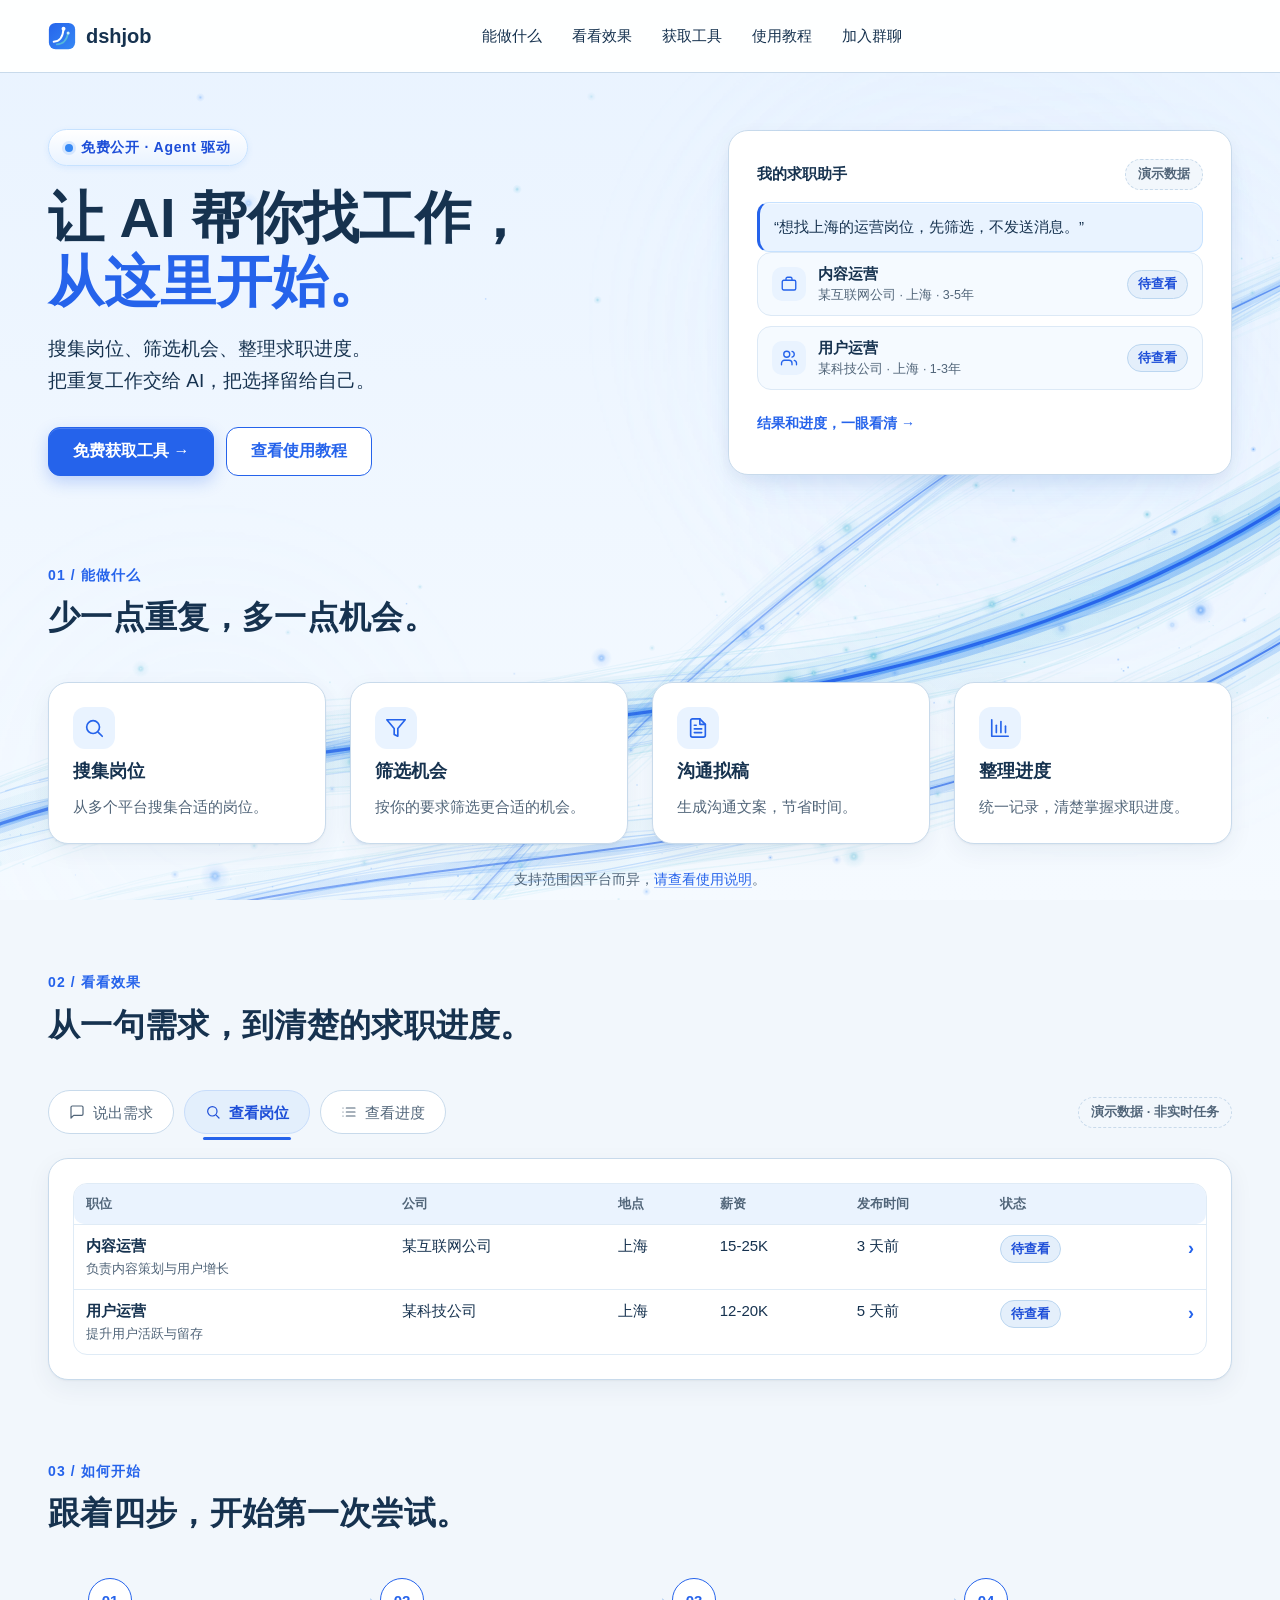
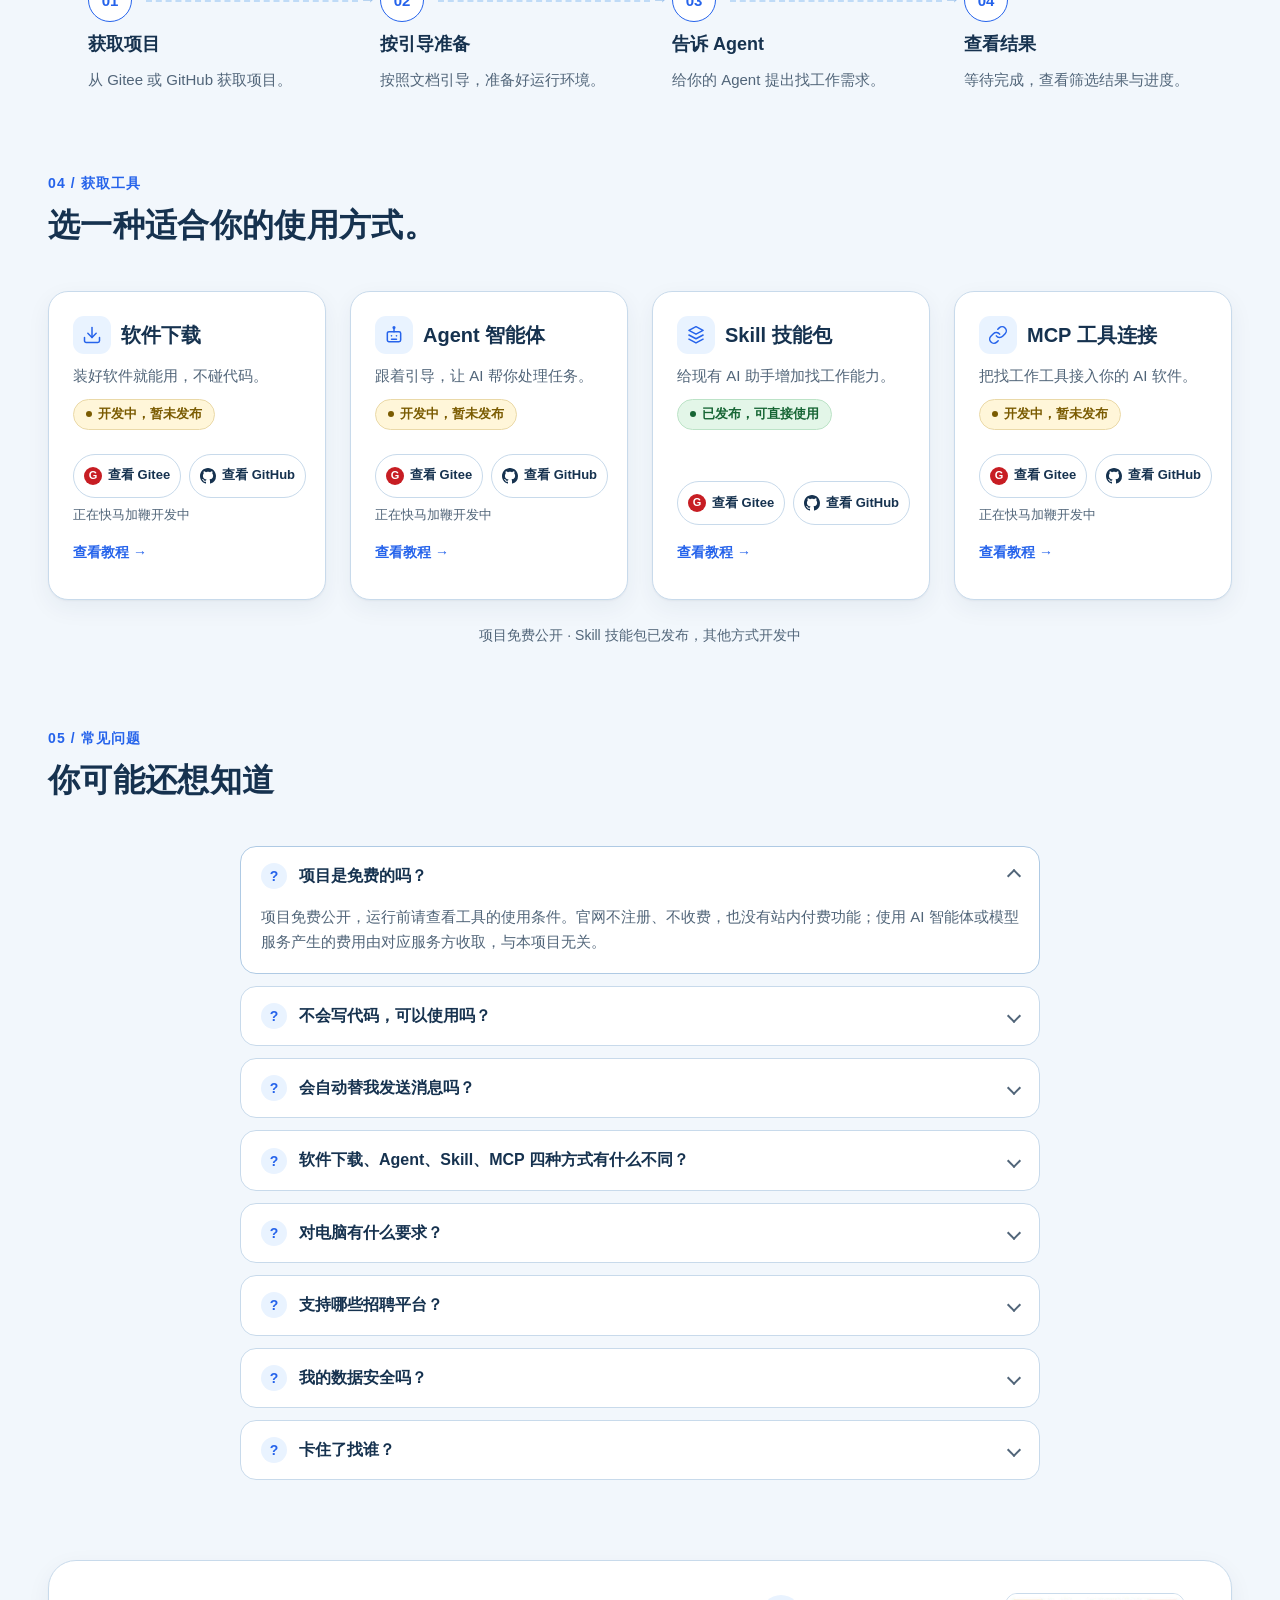
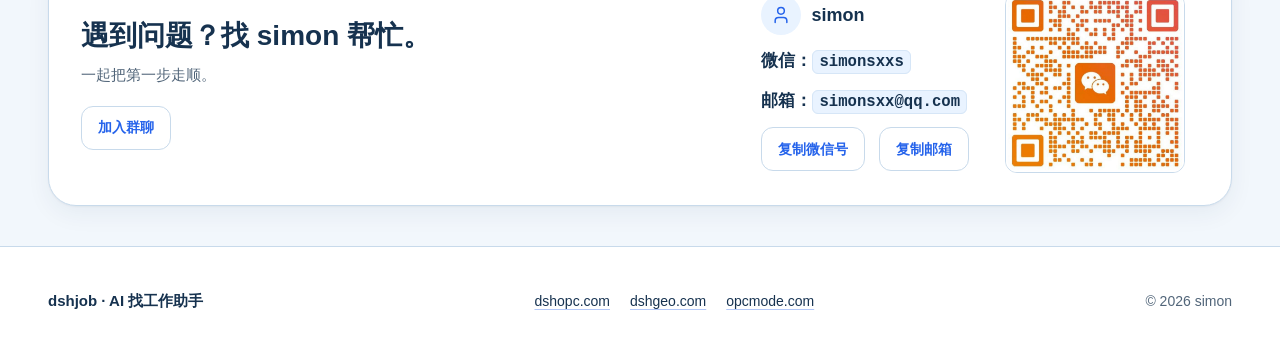
<file: index.html>
<!DOCTYPE html>
<html lang="zh-CN">
<head>
  <meta charset="UTF-8">
  <meta name="viewport" content="width=device-width, initial-scale=1">
  <title>dshjob · AI 找工作助手｜免费公开的求职自动化项目</title>
  <meta name="description" content="dshjob 是免费公开的 AI 找工作助手项目官网：帮你搜集岗位、筛选机会、拟稿沟通、整理求职进度。提供软件下载、Agent 智能体、Skill 技能包、MCP 工具接入四种使用方式和跟着做的上手教程，遇到问题可以联系 simon。">
  <link rel="icon" href="assets/favicon.svg" type="image/svg+xml">
  <link rel="stylesheet" href="assets/site.css">
  <meta name="baidu-site-verification" content="codeva-nSd7zsciGi">
  <script>var _hmt=_hmt||[];(function(){var hm=document.createElement("script");hm.src="https://hm.baidu.com/hm.js?d49248f5e9e329231f15c05d77c2cc79";var s=document.getElementsByTagName("script")[0];s.parentNode.insertBefore(hm,s)})();</script>
</head>
<body>
  <a class="skip-link" href="#main">跳到正文</a>

  <!-- 全页固定装饰层：静态 SVG 光束兜底 + Canvas 粒子光束（滚动时逐场景变形）。
       仅装饰，不响应指针、不承载内容；JS 失败时静态 SVG 仍完整可见。 -->
  <div class="hero-motion-layer" data-state="static" aria-hidden="true">
    <img class="hero-beam" src="assets/hero-beam.svg" alt="" width="1440" height="720">
    <canvas id="hero-canvas" class="hero-canvas"></canvas>
  </div>

  <header class="site-header">
    <div class="container header-inner">
      <a class="brand" href="index.html"><img class="brand-logo" src="assets/favicon.svg" alt="" width="28" height="28">dshjob</a>
      <nav id="site-nav" class="nav-links" aria-label="主导航">
        <a href="#features">能做什么</a>
        <a href="#demo">看看效果</a>
        <a href="#downloads">获取工具</a>
        <a href="guide.html">使用教程</a>
        <a href="#contact">加入群聊</a>
      </nav>
      <div class="header-actions">
        <button id="menu-toggle" class="menu-toggle" type="button" aria-expanded="false" aria-controls="site-nav" hidden>菜单</button>
      </div>
    </div>
  </header>

  <main id="main">

    <!-- 首屏 -->
    <section id="top" class="hero" data-flow-scene>
      <div class="container hero-inner">
        <div class="hero-copy">
          <p class="hero-badge">免费公开 · Agent 驱动</p>
          <h1>让 AI 帮你找工作，<br><span class="hero-hl">从这里开始。</span></h1>
          <p class="hero-text hero-lede">搜集岗位、筛选机会、整理求职进度。<br>把重复工作交给 AI，把选择留给自己。</p>
          <div class="hero-actions">
            <a class="btn btn-primary" href="#downloads">免费获取工具 →</a>
            <a class="btn btn-secondary" href="guide.html">查看使用教程</a>
          </div>
        </div>
        <div class="hero-side">
          <!-- 只读示意卡：展示「说出需求 → 岗位结果」的样子，不是输入框 -->
          <div class="demand-card assistant-card">
            <p class="assistant-head">
              <span class="assistant-title">我的求职助手</span>
              <span class="demo-note">演示数据</span>
            </p>
            <blockquote class="demand-quote">
              <p>“想找上海的运营岗位，先筛选，不发送消息。”</p>
            </blockquote>
            <ul class="assist-jobs">
              <li class="assist-job">
                <span class="assist-ico" aria-hidden="true">
                  <svg viewBox="0 0 24 24" fill="none" stroke="currentColor" stroke-width="1.8" stroke-linecap="round" stroke-linejoin="round"><rect x="3" y="7" width="18" height="13" rx="2"/><path d="M8 7V5a2 2 0 0 1 2-2h4a2 2 0 0 1 2 2v2"/></svg>
                </span>
                <span class="assist-info">
                  <strong>内容运营</strong>
                  <small>某互联网公司 · 上海 · 3-5年</small>
                </span>
                <span class="assist-status">待查看</span>
              </li>
              <li class="assist-job">
                <span class="assist-ico" aria-hidden="true">
                  <svg viewBox="0 0 24 24" fill="none" stroke="currentColor" stroke-width="1.8" stroke-linecap="round" stroke-linejoin="round"><path d="M16 21v-2a4 4 0 0 0-4-4H6a4 4 0 0 0-4 4v2"/><circle cx="9" cy="7" r="4"/><path d="M22 21v-2a4 4 0 0 0-3-3.87"/><path d="M16 3.13a4 4 0 0 1 0 7.75"/></svg>
                </span>
                <span class="assist-info">
                  <strong>用户运营</strong>
                  <small>某科技公司 · 上海 · 1-3年</small>
                </span>
                <span class="assist-status">待查看</span>
              </li>
            </ul>
            <a class="assist-more" href="#demo">结果和进度，一眼看清 →</a>
          </div>
        </div>
      </div>
    </section>

    <!-- 能做什么 -->
    <section id="features" class="section features-section" data-flow-scene>
      <div class="container">
        <div class="section-head">
          <p class="section-kicker">01 / 能做什么</p>
          <h2>少一点重复，多一点机会。</h2>
        </div>
        <div class="feature-grid">
          <div class="feature-card">
            <span class="feature-icon" aria-hidden="true">
              <svg viewBox="0 0 24 24" fill="none" stroke="currentColor" stroke-width="1.8" stroke-linecap="round" stroke-linejoin="round"><circle cx="11" cy="11" r="7"/><path d="m21 21-4.3-4.3"/></svg>
            </span>
            <h3>搜集岗位</h3>
            <p>从多个平台搜集合适的岗位。</p>
          </div>
          <div class="feature-card">
            <span class="feature-icon" aria-hidden="true">
              <svg viewBox="0 0 24 24" fill="none" stroke="currentColor" stroke-width="1.8" stroke-linecap="round" stroke-linejoin="round"><path d="M22 3H2l8 9.46V19l4 2v-8.54L22 3z"/></svg>
            </span>
            <h3>筛选机会</h3>
            <p>按你的要求筛选更合适的机会。</p>
          </div>
          <div class="feature-card">
            <span class="feature-icon" aria-hidden="true">
              <svg viewBox="0 0 24 24" fill="none" stroke="currentColor" stroke-width="1.8" stroke-linecap="round" stroke-linejoin="round"><path d="M14 2H6a2 2 0 0 0-2 2v16a2 2 0 0 0 2 2h12a2 2 0 0 0 2-2V8z"/><path d="M14 2v6h6"/><path d="M16 13H8"/><path d="M16 17H8"/><path d="M10 9H8"/></svg>
            </span>
            <h3>沟通拟稿</h3>
            <p>生成沟通文案，节省时间。</p>
          </div>
          <div class="feature-card">
            <span class="feature-icon" aria-hidden="true">
              <svg viewBox="0 0 24 24" fill="none" stroke="currentColor" stroke-width="1.8" stroke-linecap="round" stroke-linejoin="round"><path d="M3 3v18h18"/><path d="M8 17V9"/><path d="M13 17V5"/><path d="M18 17v-7"/></svg>
            </span>
            <h3>整理进度</h3>
            <p>统一记录，清楚掌握求职进度。</p>
          </div>
        </div>
        <p class="features-note">支持范围因平台而异，<a href="guide.html">请查看使用说明</a>。</p>
      </div>
    </section>

    <!-- 看看效果 -->
    <section id="demo" class="section demo-section" data-flow-scene>
      <div class="container">
        <div class="section-head">
          <p class="section-kicker">02 / 看看效果</p>
          <h2>从一句需求，到清楚的求职进度。</h2>
        </div>
        <div class="demo-tabs">
          <div class="demo-tabs-head">
            <div class="tab-list">
              <button class="demo-tab" type="button" data-target="panel-demand" aria-controls="panel-demand">
                <svg viewBox="0 0 24 24" fill="none" stroke="currentColor" stroke-width="1.8" stroke-linecap="round" stroke-linejoin="round" aria-hidden="true"><path d="M21 15a2 2 0 0 1-2 2H7l-4 4V5a2 2 0 0 1 2-2h14a2 2 0 0 1 2 2z"/></svg>说出需求
              </button>
              <button class="demo-tab" type="button" data-target="panel-jobs" aria-controls="panel-jobs" data-default>
                <svg viewBox="0 0 24 24" fill="none" stroke="currentColor" stroke-width="1.8" stroke-linecap="round" stroke-linejoin="round" aria-hidden="true"><circle cx="11" cy="11" r="7"/><path d="m21 21-4.3-4.3"/></svg>查看岗位
              </button>
              <button class="demo-tab" type="button" data-target="panel-progress" aria-controls="panel-progress">
                <svg viewBox="0 0 24 24" fill="none" stroke="currentColor" stroke-width="1.8" stroke-linecap="round" stroke-linejoin="round" aria-hidden="true"><path d="M8 6h13"/><path d="M8 12h13"/><path d="M8 18h13"/><path d="M3 6h.01"/><path d="M3 12h.01"/><path d="M3 18h.01"/></svg>查看进度
              </button>
            </div>
            <span class="demo-note">演示数据 · 非实时任务</span>
          </div>

          <div class="demo-panel" id="panel-demand">
            <p>第一次使用时，可以把下面这句「干跑」提示语交给 AI，让它先了解项目、确认条件——只做筛选、拟稿和记录，不发送消息、不投递简历（干跑：先演练一遍，不真正对外发送）：</p>
            <blockquote class="demo-prompt">
              <p>请先阅读这个项目的使用说明，检查运行条件，再引导我补充求职需求。先执行筛选、拟稿和记录，不发送消息、不投递简历；需要登录或授权时停下来告诉我。完成后告诉我在哪里查看结果。</p>
            </blockquote>
            <p class="demo-tip">这段话可以直接选中复制，再粘贴到你使用的 AI 工具里；在本页复制它不会触发任何操作。</p>
          </div>

          <div class="demo-panel" id="panel-jobs">
            <div class="demo-table-wrap">
              <table class="demo-table">
                <thead>
                  <tr><th>职位</th><th>公司</th><th>地点</th><th>薪资</th><th>发布时间</th><th>状态</th><th aria-label="详情"></th></tr>
                </thead>
                <tbody>
                  <tr>
                    <td><strong>内容运营</strong><small>负责内容策划与用户增长</small></td>
                    <td>某互联网公司</td><td>上海</td><td>15-25K</td><td>3 天前</td>
                    <td><span class="job-status">待查看</span></td>
                    <td class="job-chevron" aria-hidden="true">›</td>
                  </tr>
                  <tr>
                    <td><strong>用户运营</strong><small>提升用户活跃与留存</small></td>
                    <td>某科技公司</td><td>上海</td><td>12-20K</td><td>5 天前</td>
                    <td><span class="job-status">待查看</span></td>
                    <td class="job-chevron" aria-hidden="true">›</td>
                  </tr>
                </tbody>
              </table>
            </div>
          </div>

          <div class="demo-panel" id="panel-progress">
            <p class="progress-summary">已沟通 3 · 待跟进 2 · 已拟稿 1</p>
            <ul class="progress-list">
              <li class="progress-item">
                <span class="progress-tag">已拟稿</span>
                <p>拾光文化传媒 · 内容运营：打招呼的话已经写好，等你确认后才会发送。</p>
              </li>
              <li class="progress-item">
                <span class="progress-tag">待跟进</span>
                <p>云帆网络科技 · 新媒体运营：昨天已沟通，今天可以再问一次进展。</p>
              </li>
              <li class="progress-item">
                <span class="progress-tag">已记录</span>
                <p>青禾信息技术 · 电商运营：薪资低于预期，已标记为跳过。</p>
              </li>
            </ul>
          </div>
        </div>
      </div>
    </section>

    <!-- 如何开始 -->
    <section id="start" class="section start-section">
      <div class="container">
        <div class="section-head">
          <p class="section-kicker">03 / 如何开始</p>
          <h2>跟着四步，开始第一次尝试。</h2>
        </div>
        <ol class="steps">
          <li class="step">
            <span class="step-num" aria-hidden="true">01</span>
            <h3>获取项目</h3>
            <p>从 Gitee 或 GitHub 获取项目。</p>
          </li>
          <li class="step">
            <span class="step-num" aria-hidden="true">02</span>
            <h3>按引导准备</h3>
            <p>按照文档引导，准备好运行环境。</p>
          </li>
          <li class="step">
            <span class="step-num" aria-hidden="true">03</span>
            <h3>告诉 Agent</h3>
            <p>给你的 Agent 提出找工作需求。</p>
          </li>
          <li class="step">
            <span class="step-num" aria-hidden="true">04</span>
            <h3>查看结果</h3>
            <p>等待完成，查看筛选结果与进度。</p>
          </li>
        </ol>
      </div>
    </section>

    <!-- 获取工具 -->
    <section id="downloads" class="section downloads-section" data-flow-scene>
      <div class="container">
        <div class="section-head">
          <p class="section-kicker">04 / 获取工具</p>
          <h2>选一种适合你的使用方式。</h2>
        </div>
        <div class="card-grid card-grid-4">

          <article class="mode-card" data-mode="software" data-status="pending">
            <div class="mode-head">
              <span class="mode-ico" aria-hidden="true">
                <svg viewBox="0 0 24 24" fill="none" stroke="currentColor" stroke-width="1.8" stroke-linecap="round" stroke-linejoin="round"><path d="M21 15v4a2 2 0 0 1-2 2H5a2 2 0 0 1-2-2v-4"/><path d="m7 10 5 5 5-5"/><path d="M12 15V3"/></svg>
              </span>
              <h3>软件下载</h3>
            </div>
            <p class="mode-desc">装好软件就能用，不碰代码。</p>
            <p class="mode-status"><span class="status-badge">开发中，暂未发布</span></p>
            <div class="card-actions">
              <div class="repo-links">
                <span class="repo-btn repo-btn-off" aria-disabled="true"><span class="repo-gitee" aria-hidden="true">G</span>查看 Gitee</span>
                <span class="repo-btn repo-btn-off" aria-disabled="true"><svg class="repo-gh" viewBox="0 0 16 16" fill="currentColor" aria-hidden="true"><path d="M8 0C3.58 0 0 3.58 0 8c0 3.54 2.29 6.53 5.47 7.59.4.07.55-.17.55-.38 0-.19-.01-.82-.01-1.49-2.01.37-2.53-.49-2.69-.94-.09-.23-.48-.94-.82-1.13-.28-.15-.68-.52-.01-.53.63-.01 1.08.58 1.23.82.72 1.21 1.87.87 2.33.66.07-.52.28-.87.51-1.07-1.78-.2-3.64-.89-3.64-3.95 0-.87.31-1.59.82-2.15-.08-.2-.36-1.02.08-2.12 0 0 .67-.21 2.2.82.64-.18 1.32-.27 2-.27s1.36.09 2 .27c1.53-1.04 2.2-.82 2.2-.82.44 1.1.16 1.92.08 2.12.51.56.82 1.27.82 2.15 0 3.07-1.87 3.75-3.65 3.95.29.25.54.73.54 1.48 0 1.07-.01 1.93-.01 2.2 0 .21.15.46.55.38A8.01 8.01 0 0 0 16 8c0-4.42-3.58-8-8-8z"/></svg>查看 GitHub</span>
              </div>
              <span class="card-note">正在快马加鞭开发中</span>
              <a class="tut-link" href="guide.html#software">查看教程 →</a>
            </div>
          </article>

          <article class="mode-card" data-mode="agent" data-status="pending">
            <div class="mode-head">
              <span class="mode-ico" aria-hidden="true">
                <svg viewBox="0 0 24 24" fill="none" stroke="currentColor" stroke-width="1.8" stroke-linecap="round" stroke-linejoin="round"><rect x="4" y="8" width="16" height="12" rx="2"/><path d="M12 8V4"/><circle cx="12" cy="3" r="1"/><circle cx="9" cy="13" r="1" fill="currentColor" stroke="none"/><circle cx="15" cy="13" r="1" fill="currentColor" stroke="none"/><path d="M9 17h6"/></svg>
              </span>
              <h3>Agent 智能体</h3>
            </div>
            <p class="mode-desc">跟着引导，让 AI 帮你处理任务。</p>
            <p class="mode-status"><span class="status-badge">开发中，暂未发布</span></p>
            <div class="card-actions">
              <div class="repo-links">
                <span class="repo-btn repo-btn-off" aria-disabled="true"><span class="repo-gitee" aria-hidden="true">G</span>查看 Gitee</span>
                <span class="repo-btn repo-btn-off" aria-disabled="true"><svg class="repo-gh" viewBox="0 0 16 16" fill="currentColor" aria-hidden="true"><path d="M8 0C3.58 0 0 3.58 0 8c0 3.54 2.29 6.53 5.47 7.59.4.07.55-.17.55-.38 0-.19-.01-.82-.01-1.49-2.01.37-2.53-.49-2.69-.94-.09-.23-.48-.94-.82-1.13-.28-.15-.68-.52-.01-.53.63-.01 1.08.58 1.23.82.72 1.21 1.87.87 2.33.66.07-.52.28-.87.51-1.07-1.78-.2-3.64-.89-3.64-3.95 0-.87.31-1.59.82-2.15-.08-.2-.36-1.02.08-2.12 0 0 .67-.21 2.2.82.64-.18 1.32-.27 2-.27s1.36.09 2 .27c1.53-1.04 2.2-.82 2.2-.82.44 1.1.16 1.92.08 2.12.51.56.82 1.27.82 2.15 0 3.07-1.87 3.75-3.65 3.95.29.25.54.73.54 1.48 0 1.07-.01 1.93-.01 2.2 0 .21.15.46.55.38A8.01 8.01 0 0 0 16 8c0-4.42-3.58-8-8-8z"/></svg>查看 GitHub</span>
              </div>
              <span class="card-note">正在快马加鞭开发中</span>
              <a class="tut-link" href="guide.html#agent">查看教程 →</a>
            </div>
          </article>

          <article class="mode-card" data-mode="skill" data-status="ready">
            <div class="mode-head">
              <span class="mode-ico" aria-hidden="true">
                <svg viewBox="0 0 24 24" fill="none" stroke="currentColor" stroke-width="1.8" stroke-linecap="round" stroke-linejoin="round"><path d="m12 2 8.5 4.5L12 11 3.5 6.5 12 2z"/><path d="m3.5 12 8.5 4.5 8.5-4.5"/><path d="m3.5 17 8.5 4.5 8.5-4.5"/></svg>
              </span>
              <h3>Skill 技能包</h3>
            </div>
            <p class="mode-desc">给现有 AI 助手增加找工作能力。</p>
            <p class="mode-status"><span class="status-badge">已发布，可直接使用</span></p>
            <div class="card-actions">
              <div class="repo-links">
                <a class="repo-btn" href="https://gitee.com/simonsxx/dshjob-skills" target="_blank" rel="noopener noreferrer"><span class="repo-gitee" aria-hidden="true">G</span>查看 Gitee</a>
                <a class="repo-btn" href="https://github.com/simonsxxs/dshjob-skills" target="_blank" rel="noopener noreferrer"><svg class="repo-gh" viewBox="0 0 16 16" fill="currentColor" aria-hidden="true"><path d="M8 0C3.58 0 0 3.58 0 8c0 3.54 2.29 6.53 5.47 7.59.4.07.55-.17.55-.38 0-.19-.01-.82-.01-1.49-2.01.37-2.53-.49-2.69-.94-.09-.23-.48-.94-.82-1.13-.28-.15-.68-.52-.01-.53.63-.01 1.08.58 1.23.82.72 1.21 1.87.87 2.33.66.07-.52.28-.87.51-1.07-1.78-.2-3.64-.89-3.64-3.95 0-.87.31-1.59.82-2.15-.08-.2-.36-1.02.08-2.12 0 0 .67-.21 2.2.82.64-.18 1.32-.27 2-.27s1.36.09 2 .27c1.53-1.04 2.2-.82 2.2-.82.44 1.1.16 1.92.08 2.12.51.56.82 1.27.82 2.15 0 3.07-1.87 3.75-3.65 3.95.29.25.54.73.54 1.48 0 1.07-.01 1.93-.01 2.2 0 .21.15.46.55.38A8.01 8.01 0 0 0 16 8c0-4.42-3.58-8-8-8z"/></svg>查看 GitHub</a>
              </div>
              <a class="tut-link" href="guide.html#skill">查看教程 →</a>
            </div>
          </article>

          <article class="mode-card" data-mode="mcp" data-status="pending">
            <div class="mode-head">
              <span class="mode-ico" aria-hidden="true">
                <svg viewBox="0 0 24 24" fill="none" stroke="currentColor" stroke-width="1.8" stroke-linecap="round" stroke-linejoin="round"><path d="M10 13a5 5 0 0 0 7.54.54l3-3a5 5 0 0 0-7.07-7.07l-1.72 1.71"/><path d="M14 11a5 5 0 0 0-7.54-.54l-3 3a5 5 0 0 0 7.07 7.07l1.71-1.71"/></svg>
              </span>
              <h3>MCP 工具连接</h3>
            </div>
            <p class="mode-desc">把找工作工具接入你的 AI 软件。</p>
            <p class="mode-status"><span class="status-badge">开发中，暂未发布</span></p>
            <div class="card-actions">
              <div class="repo-links">
                <span class="repo-btn repo-btn-off" aria-disabled="true"><span class="repo-gitee" aria-hidden="true">G</span>查看 Gitee</span>
                <span class="repo-btn repo-btn-off" aria-disabled="true"><svg class="repo-gh" viewBox="0 0 16 16" fill="currentColor" aria-hidden="true"><path d="M8 0C3.58 0 0 3.58 0 8c0 3.54 2.29 6.53 5.47 7.59.4.07.55-.17.55-.38 0-.19-.01-.82-.01-1.49-2.01.37-2.53-.49-2.69-.94-.09-.23-.48-.94-.82-1.13-.28-.15-.68-.52-.01-.53.63-.01 1.08.58 1.23.82.72 1.21 1.87.87 2.33.66.07-.52.28-.87.51-1.07-1.78-.2-3.64-.89-3.64-3.95 0-.87.31-1.59.82-2.15-.08-.2-.36-1.02.08-2.12 0 0 .67-.21 2.2.82.64-.18 1.32-.27 2-.27s1.36.09 2 .27c1.53-1.04 2.2-.82 2.2-.82.44 1.1.16 1.92.08 2.12.51.56.82 1.27.82 2.15 0 3.07-1.87 3.75-3.65 3.95.29.25.54.73.54 1.48 0 1.07-.01 1.93-.01 2.2 0 .21.15.46.55.38A8.01 8.01 0 0 0 16 8c0-4.42-3.58-8-8-8z"/></svg>查看 GitHub</span>
              </div>
              <span class="card-note">正在快马加鞭开发中</span>
              <a class="tut-link" href="guide.html#mcp">查看教程 →</a>
            </div>
          </article>

        </div>
        <p class="features-note">项目免费公开 · Skill 技能包已发布，其他方式开发中</p>
      </div>
    </section>

    <!-- 常见问题 -->
    <section id="faq" class="section faq-section" data-flow-scene>
      <div class="container">
        <div class="section-head">
          <p class="section-kicker">05 / 常见问题</p>
          <h2>你可能还想知道</h2>
        </div>
        <div class="faq">
          <details class="faq-item" open>
            <summary>项目是免费的吗？</summary>
            <div class="faq-answer">
              <p>项目免费公开，运行前请查看工具的使用条件。官网不注册、不收费，也没有站内付费功能；使用 AI 智能体或模型服务产生的费用由对应服务方收取，与本项目无关。</p>
            </div>
          </details>
          <details class="faq-item">
            <summary>不会写代码，可以使用吗？</summary>
            <div class="faq-answer">
              <p>可以。本站和教程都是为不熟悉代码的朋友准备的：软件下载方式按引导完成安装和首次使用即可；其他方式也只需跟着教程复制、粘贴和确认。卡住了可以按页面底部的方式找 simon。</p>
            </div>
          </details>
          <details class="faq-item">
            <summary>会自动替我发送消息吗？</summary>
            <div class="faq-answer">
              <p>可以。工具能自动发送消息和投递简历，但需要你明确授权后才会真实发送；默认先按「干跑」方式工作——筛选、拟稿和记录真实执行，不对外发送。发送同样有保护节奏：每天打招呼有数量上限，操作之间有随机间隔，遇到验证码或安全提示会整轮停下。登录、扫码、验证码始终由你本人完成，工具不会代填。</p>
            </div>
          </details>
          <details class="faq-item">
            <summary>软件下载、Agent、Skill、MCP 四种方式有什么不同？</summary>
            <div class="faq-answer">
              <p>可以这么理解：软件下载是装一个现成的软件，跟着引导用；Agent（智能体）方式让你已有的 AI 助手带着这个项目做事；Skill（技能包）是给你正在用的 AI 工具加装「找工作」技能；MCP 是一种工具连接协议，适合已在用支持 MCP 客户端的人。不确定选哪种，先看<a href="guide.html">使用教程</a>里的对比说明。</p>
            </div>
          </details>
          <details class="faq-item">
            <summary>对电脑有什么要求？</summary>
            <div class="faq-answer">
              <p>求职工具在你的电脑上运行，不在本网站运行。一般来说需要一台能正常上网的电脑；不同方式的具体环境要求不同，以使用教程里标注的已验证环境为准。手机可以浏览本站和教程，但求职工具需要在电脑上安装和运行。</p>
            </div>
          </details>
          <details class="faq-item">
            <summary>支持哪些招聘平台？</summary>
            <div class="faq-answer">
              <p>项目当前资料覆盖五个招聘平台：BOSS 直聘（岗位搜集、打招呼、聊天回复，流程最完整）、智联招聘（搜集、打招呼拟稿、聊天采集与草拟）、前程无忧 51JOB（搜集、投递拟稿）、鱼泡直聘（搜集、打招呼拟稿）、猎聘（搜集、打招呼拟稿）。不同使用方式支持的范围不完全一样——例如 MCP 接入方式当前面向 BOSS 直聘。具体以<a href="guide.html">使用教程</a>和最终发布版本的说明为准，不做超出实际能力的承诺。</p>
            </div>
          </details>
          <details class="faq-item">
            <summary>我的数据安全吗？</summary>
            <div class="faq-answer">
              <p>本站是静态网页，不需要注册，也不收集简历、招聘账号或任何个人资料。求职相关的操作都发生在你自己的电脑和你自己的账号环境里；官网不会要求你上传简历或提供账号密码。</p>
            </div>
          </details>
          <details class="faq-item">
            <summary>卡住了找谁？</summary>
            <div class="faq-answer">
              <p>找 simon。页面底部联系区有微信号 <code>simonsxxs</code>，可以复制或扫码添加，说明你卡在哪一步即可；也可以先看<a href="guide.html">使用教程</a>里的「需要帮助」说明。</p>
            </div>
          </details>
        </div>
      </div>
    </section>

    <!-- 联系 simon -->
    <section id="contact" class="section contact-section">
      <div class="container">
        <div class="contact-wrap">
          <div class="contact-card">
            <h2>遇到问题？找 simon 帮忙。</h2>
            <p class="contact-lede">一起把第一步走顺。</p>
            <p class="group-entry">
              <button class="copy-button" data-copy="simonsxxs" type="button">加入群聊</button>
            </p>
          </div>
          <div class="contact-side">
            <div class="contact-simon">
              <p class="simon-name">
                <span class="simon-ico" aria-hidden="true">
                  <svg viewBox="0 0 24 24" fill="none" stroke="currentColor" stroke-width="1.8" stroke-linecap="round" stroke-linejoin="round"><path d="M19 21v-2a4 4 0 0 0-4-4H9a4 4 0 0 0-4 4v2"/><circle cx="12" cy="7" r="4"/></svg>
                </span>simon
              </p>
              <p class="wechat-line">微信：<code>simonsxxs</code></p>
              <p class="wechat-line">邮箱：<code>simonsxx@qq.com</code></p>
              <p class="contact-actions">
                <button class="copy-button" data-copy="simonsxxs" type="button">复制微信号</button>
                <button class="copy-button" data-copy="simonsxx@qq.com" type="button">复制邮箱</button>
                <span class="copy-hint" aria-live="polite">复制失败时请长按或选中文字手动复制</span>
              </p>
            </div>
            <div class="qr-card">
              <img class="qr-img" src="assets/simon-wechat.jpg" alt="simon 的微信二维码" width="648" height="648">
              <p class="qr-fallback">图片加载失败时，请直接添加微信号 simonsxxs</p>
            </div>
          </div>
        </div>
      </div>
    </section>

  </main>

  <footer class="site-footer">
    <div class="container footer-inner">
      <p class="footer-name">dshjob · AI 找工作助手</p>
      <p class="footer-links">
        <a href="https://dshopc.com/" target="_blank" rel="noopener">dshopc.com</a>
        <a href="https://dshgeo.com/" target="_blank" rel="noopener">dshgeo.com</a>
        <a href="https://opcmode.com/" target="_blank" rel="noopener">opcmode.com</a>
      </p>
      <p class="footer-copy">© 2026 simon</p>
    </div>
  </footer>

  <script src="assets/site.js" defer></script>
  <script src="assets/hero-motion.js" defer></script>
</body>
</html>
</file>
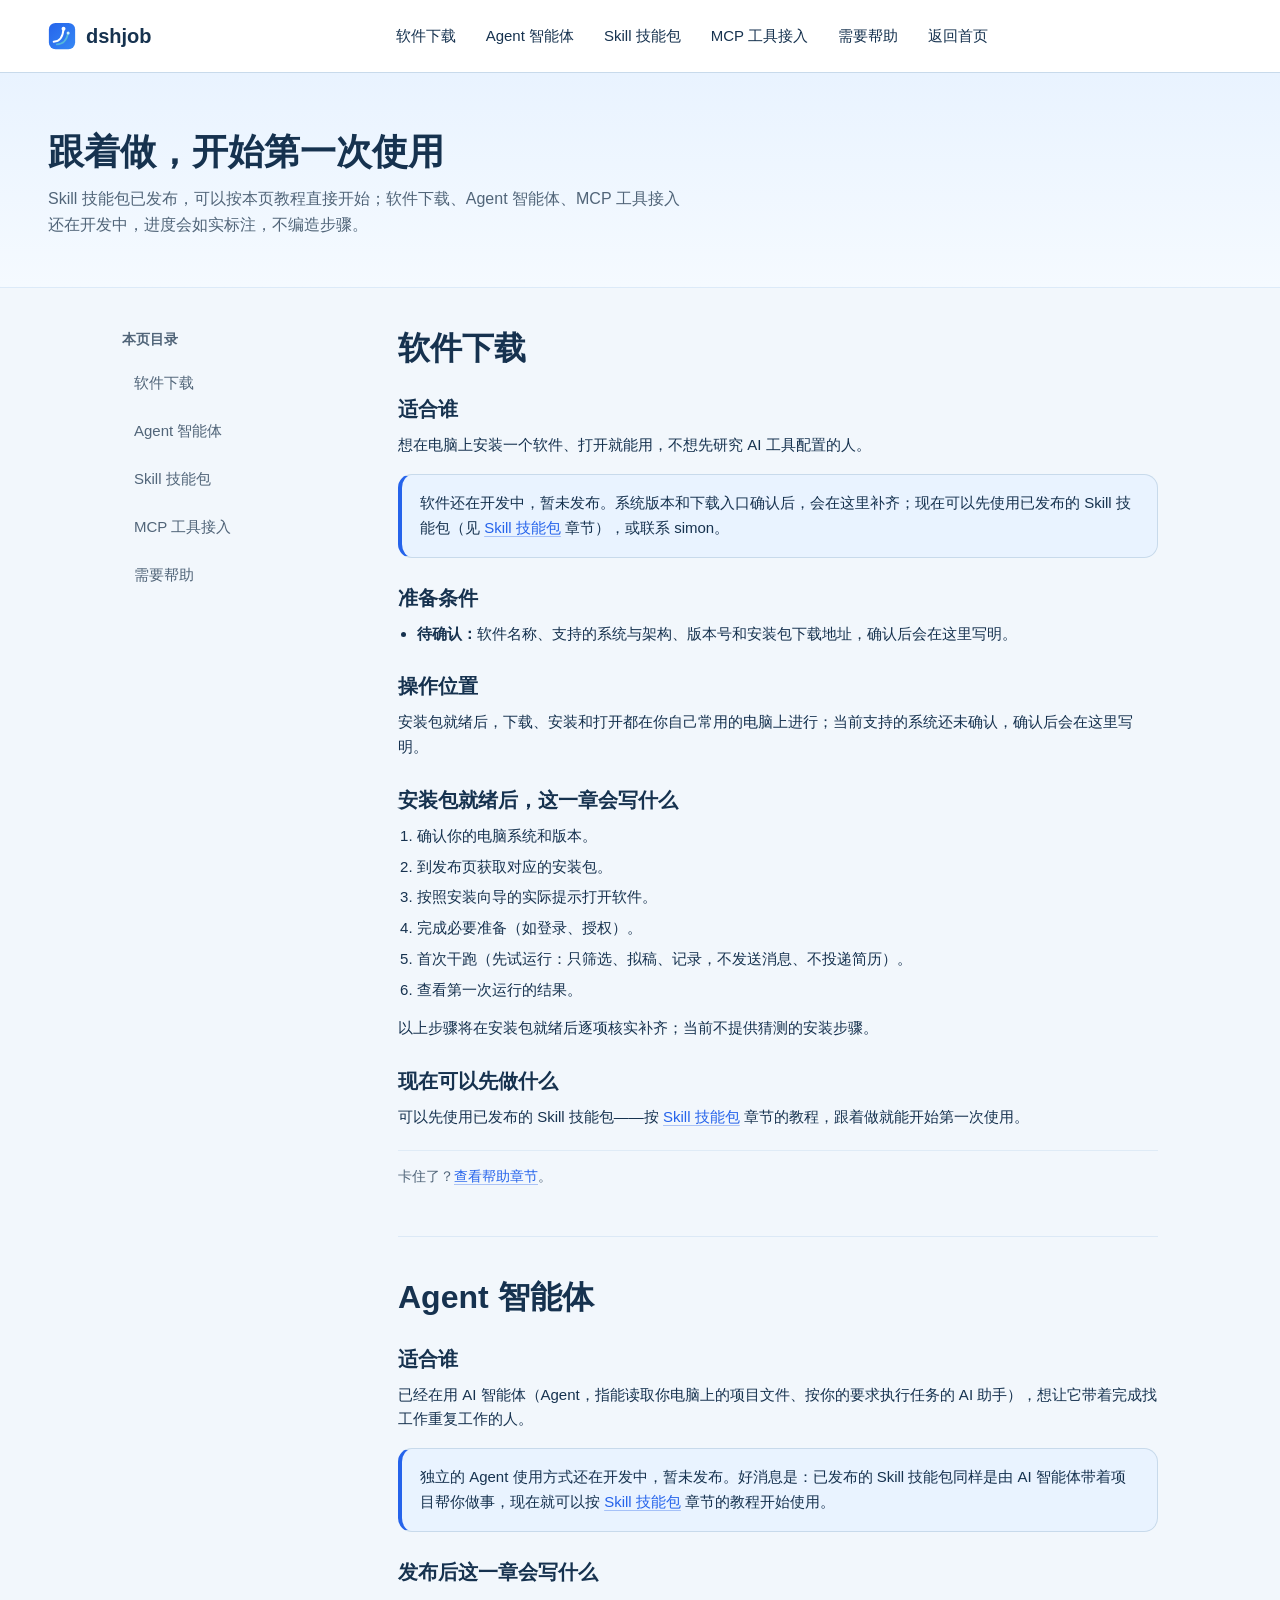
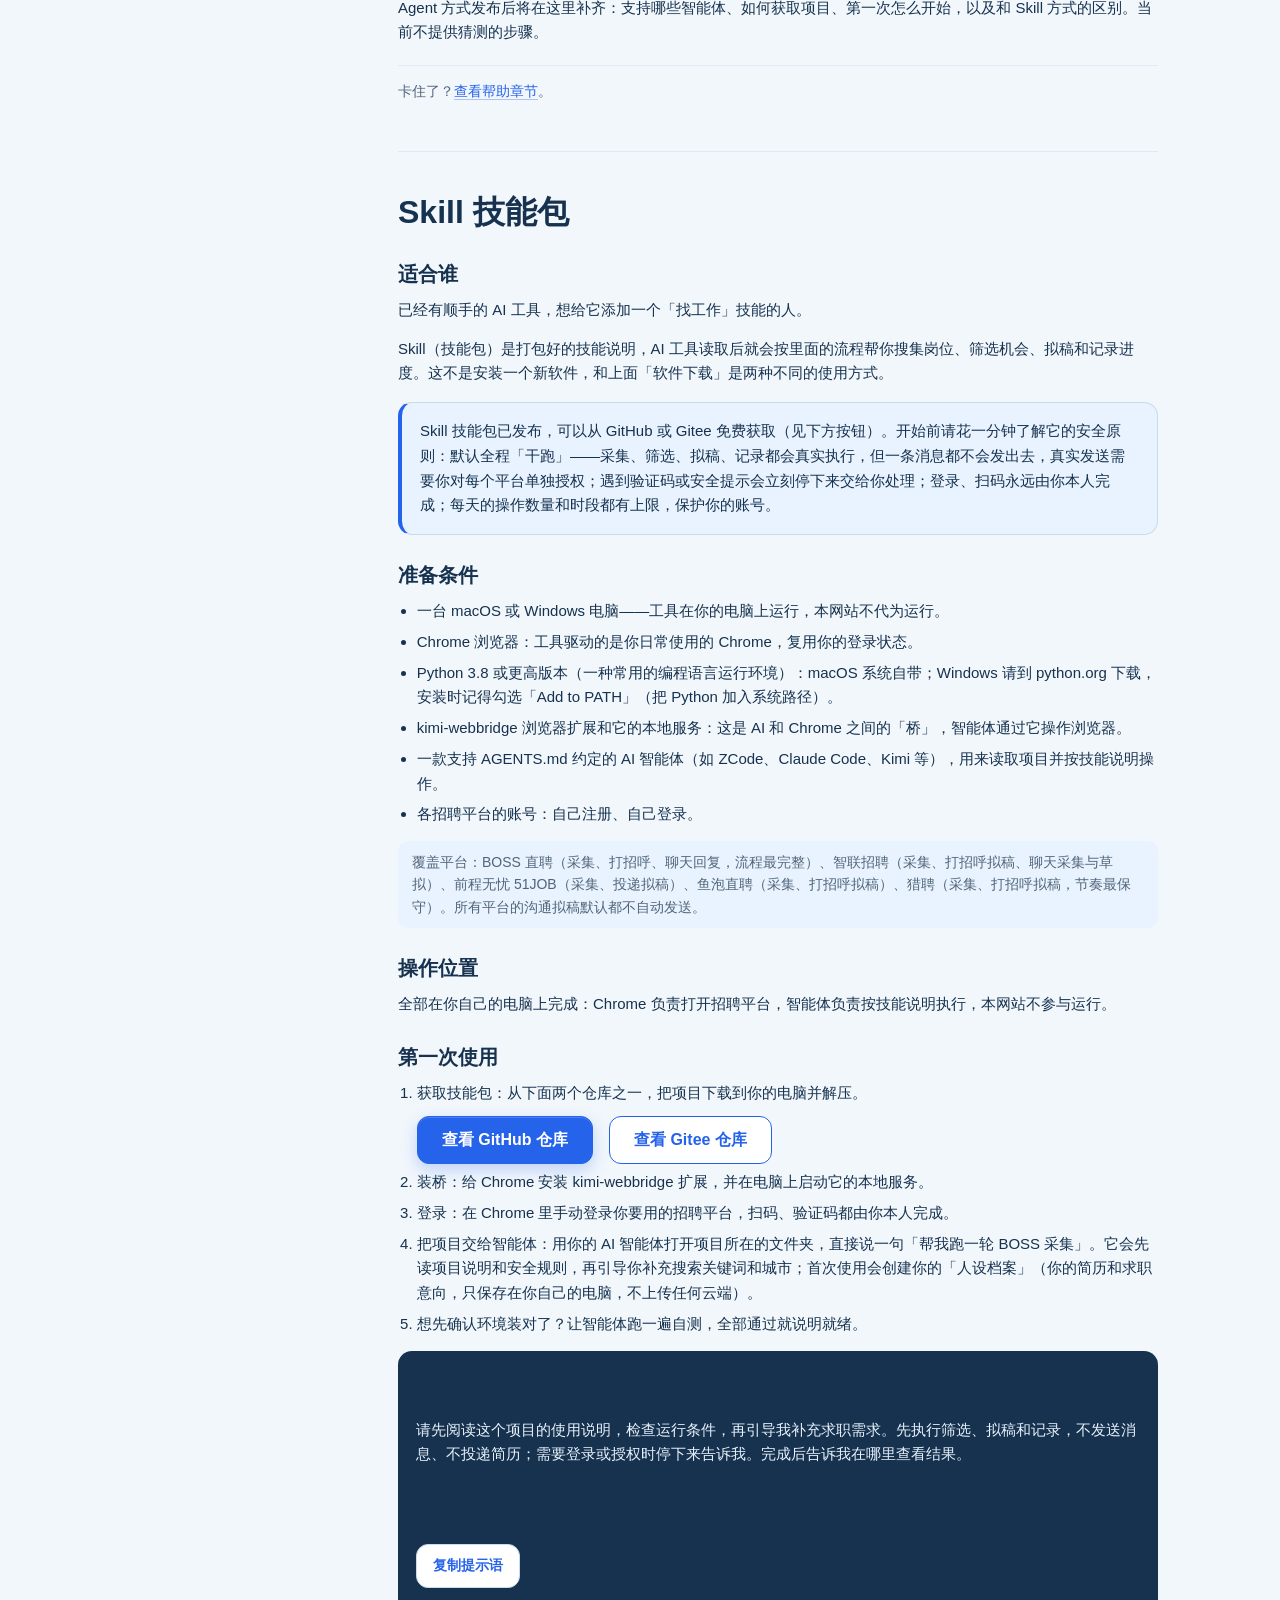
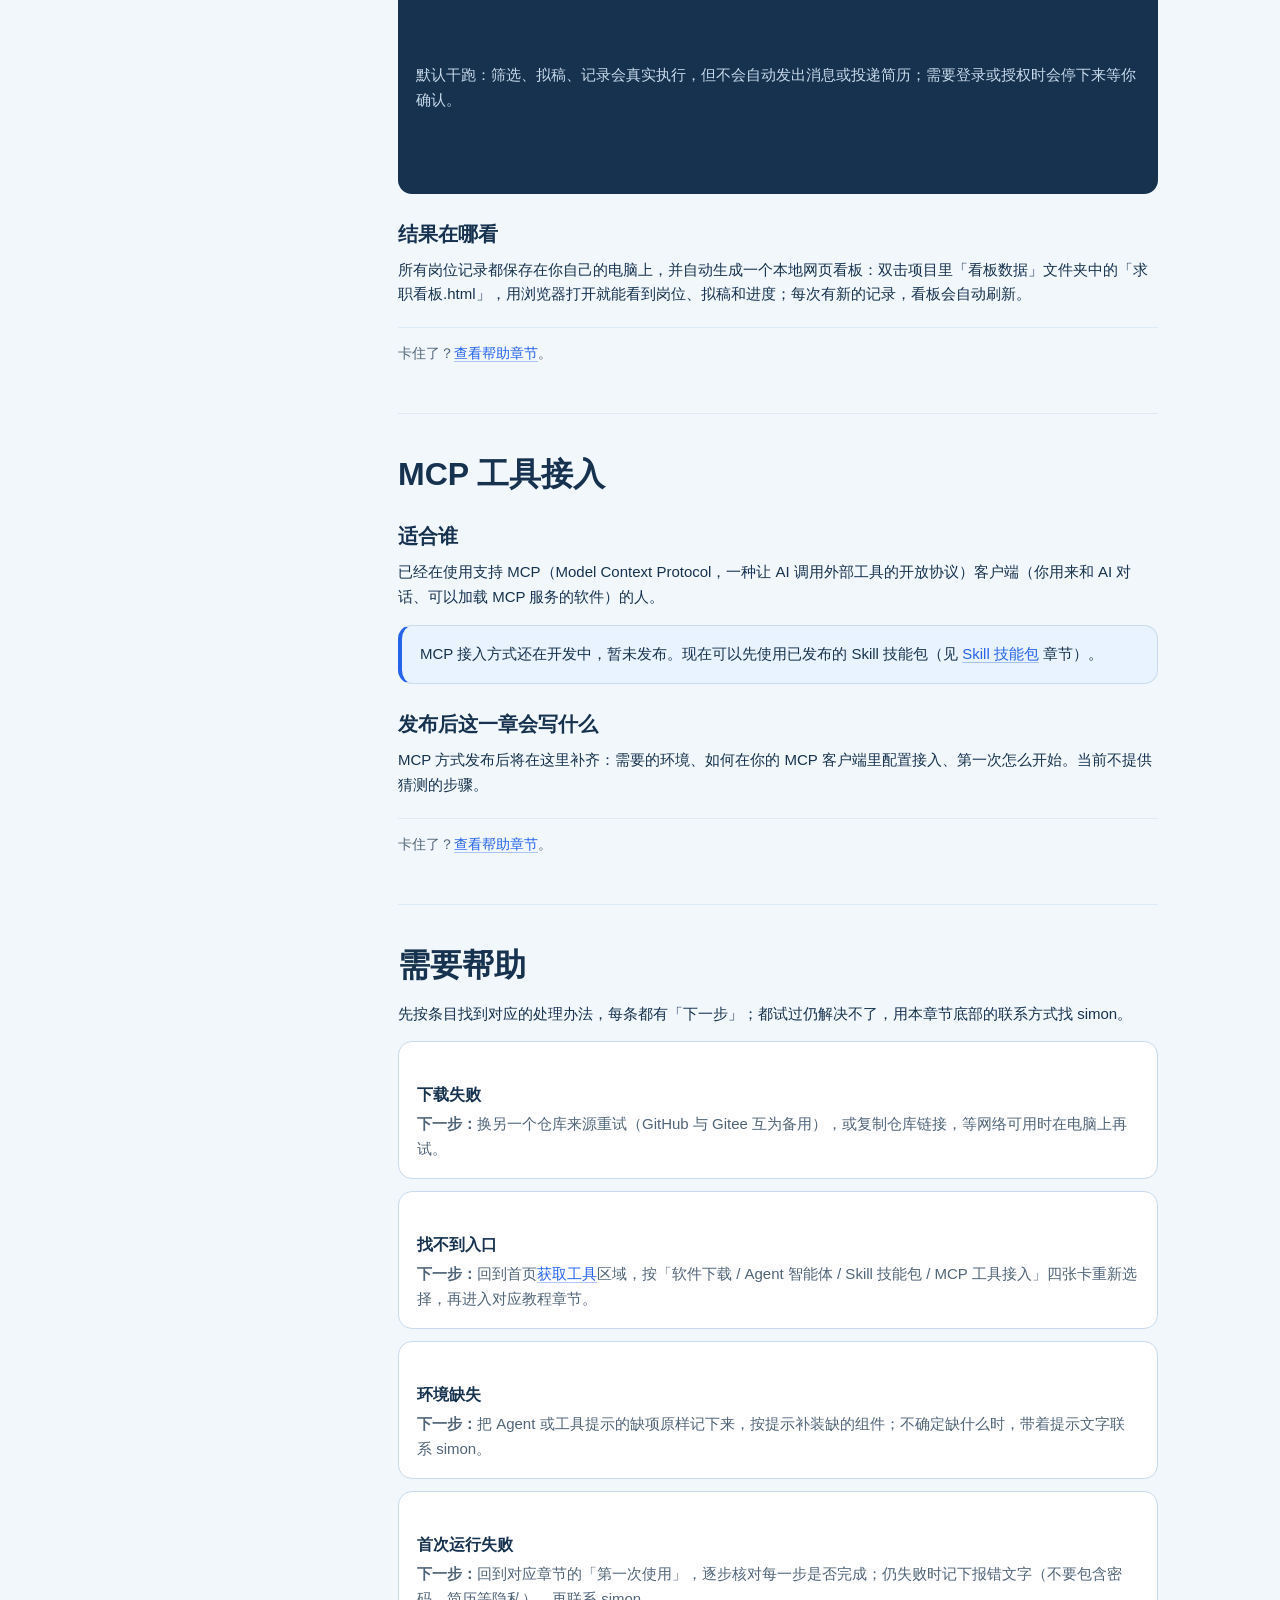
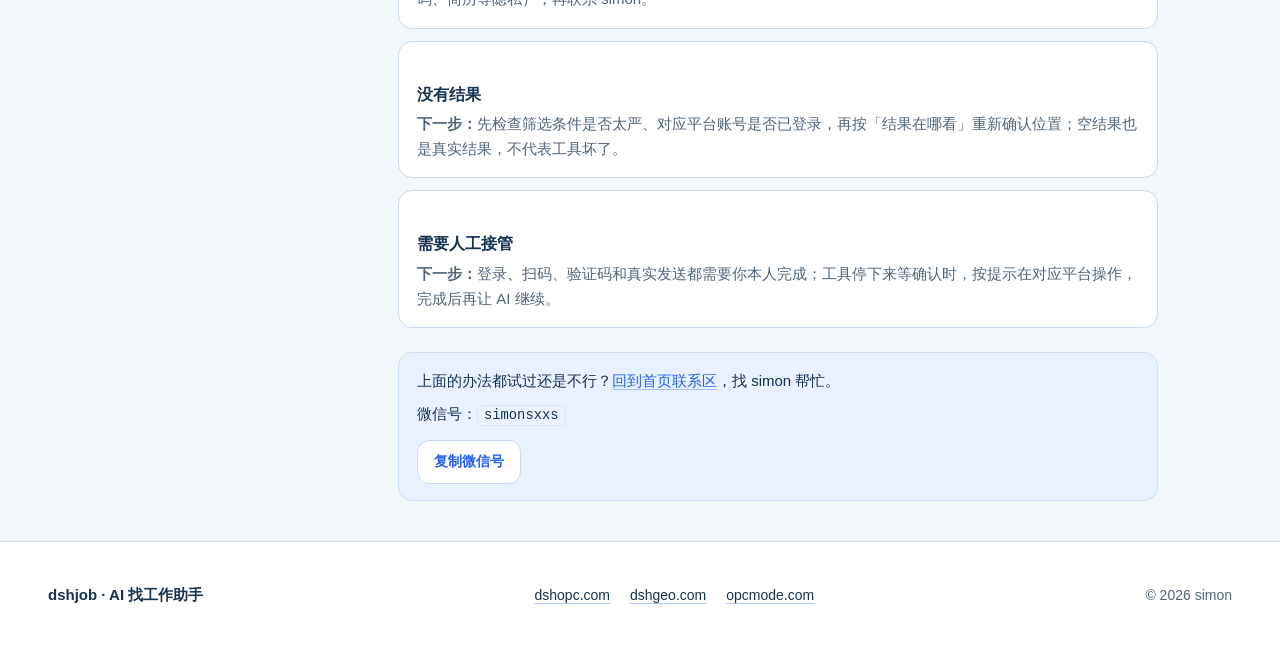
<file: guide.html>
<!DOCTYPE html>
<html lang="zh-CN">
<head>
  <meta charset="utf-8">
  <meta name="viewport" content="width=device-width, initial-scale=1">
  <title>使用教程 · dshjob · AI 找工作助手</title>
  <meta name="description" content="dshjob 使用教程：Skill 技能包已发布，手把手教你完成第一次使用；软件下载、Agent 智能体、MCP 工具接入的开发进度说明，以及卡住时如何联系 simon。">
  <link rel="icon" href="assets/favicon.svg" type="image/svg+xml">
  <link rel="stylesheet" href="assets/site.css">
  <script src="assets/site.js" defer></script>
  <meta name="baidu-site-verification" content="codeva-nSd7zsciGi">
  <script>var _hmt=_hmt||[];(function(){var hm=document.createElement("script");hm.src="https://hm.baidu.com/hm.js?d49248f5e9e329231f15c05d77c2cc79";var s=document.getElementsByTagName("script")[0];s.parentNode.insertBefore(hm,s)})();</script>
</head>
<body>
  <a class="skip-link" href="#main">跳到正文</a>

  <header class="site-header">
    <div class="container header-inner">
      <a class="brand" href="index.html"><img class="brand-logo" src="assets/favicon.svg" alt="" width="28" height="28">dshjob</a>
      <nav id="site-nav" class="nav-links" aria-label="页面导航">
        <a href="#software">软件下载</a>
        <a href="#agent">Agent 智能体</a>
        <a href="#skill">Skill 技能包</a>
        <a href="#mcp">MCP 工具接入</a>
        <a href="#help">需要帮助</a>
        <a href="index.html">返回首页</a>
      </nav>
      <div class="header-actions">
        <button id="menu-toggle" class="menu-toggle" hidden aria-expanded="false" aria-controls="site-nav">菜单</button>
      </div>
    </div>
  </header>

  <main id="main">
    <section class="page-hero">
      <div class="container">
        <h1>跟着做，开始第一次使用</h1>
        <p>Skill 技能包已发布，可以按本页教程直接开始；软件下载、Agent 智能体、MCP 工具接入还在开发中，进度会如实标注，不编造步骤。</p>
      </div>
    </section>

    <div class="guide-layout">
      <aside class="guide-toc" aria-label="本页目录">
        <h2>本页目录</h2>
        <ul>
          <li><a href="#software">软件下载</a></li>
          <li><a href="#agent">Agent 智能体</a></li>
          <li><a href="#skill">Skill 技能包</a></li>
          <li><a href="#mcp">MCP 工具接入</a></li>
          <li><a href="#help">需要帮助</a></li>
        </ul>
      </aside>

      <div class="guide-body">

        <section class="guide-chapter" id="software" aria-labelledby="software-title">
          <h2 id="software-title">软件下载</h2>

          <h3>适合谁</h3>
          <p>想在电脑上安装一个软件、打开就能用，不想先研究 AI 工具配置的人。</p>

          <div class="callout">
            <p>软件还在开发中，暂未发布。系统版本和下载入口确认后，会在这里补齐；现在可以先使用已发布的 Skill 技能包（见 <a href="#skill">Skill 技能包</a> 章节），或联系 simon。</p>
          </div>

          <h3>准备条件</h3>
          <ul>
            <li><strong>待确认：</strong>软件名称、支持的系统与架构、版本号和安装包下载地址，确认后会在这里写明。</li>
          </ul>

          <h3>操作位置</h3>
          <p>安装包就绪后，下载、安装和打开都在你自己常用的电脑上进行；当前支持的系统还未确认，确认后会在这里写明。</p>

          <h3>安装包就绪后，这一章会写什么</h3>
          <ol>
            <li>确认你的电脑系统和版本。</li>
            <li>到发布页获取对应的安装包。</li>
            <li>按照安装向导的实际提示打开软件。</li>
            <li>完成必要准备（如登录、授权）。</li>
            <li>首次干跑（先试运行：只筛选、拟稿、记录，不发送消息、不投递简历）。</li>
            <li>查看第一次运行的结果。</li>
          </ol>
          <p>以上步骤将在安装包就绪后逐项核实补齐；当前不提供猜测的安装步骤。</p>

          <h3>现在可以先做什么</h3>
          <p>可以先使用已发布的 Skill 技能包——按 <a href="#skill">Skill 技能包</a> 章节的教程，跟着做就能开始第一次使用。</p>

          <p class="chapter-stuck">卡住了？<a href="#help">查看帮助章节</a>。</p>
        </section>

        <section class="guide-chapter" id="agent" aria-labelledby="agent-title">
          <h2 id="agent-title">Agent 智能体</h2>

          <h3>适合谁</h3>
          <p>已经在用 AI 智能体（Agent，指能读取你电脑上的项目文件、按你的要求执行任务的 AI 助手），想让它带着完成找工作重复工作的人。</p>

          <div class="callout">
            <p>独立的 Agent 使用方式还在开发中，暂未发布。好消息是：已发布的 Skill 技能包同样是由 AI 智能体带着项目帮你做事，现在就可以按 <a href="#skill">Skill 技能包</a> 章节的教程开始使用。</p>
          </div>

          <h3>发布后这一章会写什么</h3>
          <p>Agent 方式发布后将在这里补齐：支持哪些智能体、如何获取项目、第一次怎么开始，以及和 Skill 方式的区别。当前不提供猜测的步骤。</p>

          <p class="chapter-stuck">卡住了？<a href="#help">查看帮助章节</a>。</p>
        </section>

        <section class="guide-chapter" id="skill" aria-labelledby="skill-title">
          <h2 id="skill-title">Skill 技能包</h2>

          <h3>适合谁</h3>
          <p>已经有顺手的 AI 工具，想给它添加一个「找工作」技能的人。</p>
          <p>Skill（技能包）是打包好的技能说明，AI 工具读取后就会按里面的流程帮你搜集岗位、筛选机会、拟稿和记录进度。这不是安装一个新软件，和上面「软件下载」是两种不同的使用方式。</p>

          <div class="callout">
            <p>Skill 技能包已发布，可以从 GitHub 或 Gitee 免费获取（见下方按钮）。开始前请花一分钟了解它的安全原则：默认全程「干跑」——采集、筛选、拟稿、记录都会真实执行，但一条消息都不会发出去，真实发送需要你对每个平台单独授权；遇到验证码或安全提示会立刻停下来交给你处理；登录、扫码永远由你本人完成；每天的操作数量和时段都有上限，保护你的账号。</p>
          </div>

          <h3>准备条件</h3>
          <ul>
            <li>一台 macOS 或 Windows 电脑——工具在你的电脑上运行，本网站不代为运行。</li>
            <li>Chrome 浏览器：工具驱动的是你日常使用的 Chrome，复用你的登录状态。</li>
            <li>Python 3.8 或更高版本（一种常用的编程语言运行环境）：macOS 系统自带；Windows 请到 python.org 下载，安装时记得勾选「Add to PATH」（把 Python 加入系统路径）。</li>
            <li>kimi-webbridge 浏览器扩展和它的本地服务：这是 AI 和 Chrome 之间的「桥」，智能体通过它操作浏览器。</li>
            <li>一款支持 AGENTS.md 约定的 AI 智能体（如 ZCode、Claude Code、Kimi 等），用来读取项目并按技能说明操作。</li>
            <li>各招聘平台的账号：自己注册、自己登录。</li>
          </ul>
          <p class="note">覆盖平台：BOSS 直聘（采集、打招呼、聊天回复，流程最完整）、智联招聘（采集、打招呼拟稿、聊天采集与草拟）、前程无忧 51JOB（采集、投递拟稿）、鱼泡直聘（采集、打招呼拟稿）、猎聘（采集、打招呼拟稿，节奏最保守）。所有平台的沟通拟稿默认都不自动发送。</p>

          <h3>操作位置</h3>
          <p>全部在你自己的电脑上完成：Chrome 负责打开招聘平台，智能体负责按技能说明执行，本网站不参与运行。</p>

          <h3>第一次使用</h3>
          <ol>
            <li>
              获取技能包：从下面两个仓库之一，把项目下载到你的电脑并解压。
              <p class="repo-links">
                <a class="btn btn-primary" href="https://github.com/simonsxxs/dshjob-skills" target="_blank" rel="noopener noreferrer">查看 GitHub 仓库</a>
                <a class="btn btn-secondary" href="https://gitee.com/simonsxx/dshjob-skills" target="_blank" rel="noopener noreferrer">查看 Gitee 仓库</a>
              </p>
            </li>
            <li>装桥：给 Chrome 安装 kimi-webbridge 扩展，并在电脑上启动它的本地服务。</li>
            <li>登录：在 Chrome 里手动登录你要用的招聘平台，扫码、验证码都由你本人完成。</li>
            <li>把项目交给智能体：用你的 AI 智能体打开项目所在的文件夹，直接说一句「帮我跑一轮 BOSS 采集」。它会先读项目说明和安全规则，再引导你补充搜索关键词和城市；首次使用会创建你的「人设档案」（你的简历和求职意向，只保存在你自己的电脑，不上传任何云端）。</li>
            <li>想先确认环境装对了？让智能体跑一遍自测，全部通过就说明就绪。</li>
          </ol>

          <div class="prompt-block">
            <p class="prompt-text">请先阅读这个项目的使用说明，检查运行条件，再引导我补充求职需求。先执行筛选、拟稿和记录，不发送消息、不投递简历；需要登录或授权时停下来告诉我。完成后告诉我在哪里查看结果。</p>
            <p class="prompt-actions">
              <button class="copy-button" type="button" data-copy="请先阅读这个项目的使用说明，检查运行条件，再引导我补充求职需求。先执行筛选、拟稿和记录，不发送消息、不投递简历；需要登录或授权时停下来告诉我。完成后告诉我在哪里查看结果。">复制提示语</button>
              <span class="copy-hint" aria-live="polite"></span>
            </p>
            <p class="prompt-note">默认干跑：筛选、拟稿、记录会真实执行，但不会自动发出消息或投递简历；需要登录或授权时会停下来等你确认。</p>
          </div>

          <h3>结果在哪看</h3>
          <p>所有岗位记录都保存在你自己的电脑上，并自动生成一个本地网页看板：双击项目里「看板数据」文件夹中的「求职看板.html」，用浏览器打开就能看到岗位、拟稿和进度；每次有新的记录，看板会自动刷新。</p>

          <p class="chapter-stuck">卡住了？<a href="#help">查看帮助章节</a>。</p>
        </section>

        <section class="guide-chapter" id="mcp" aria-labelledby="mcp-title">
          <h2 id="mcp-title">MCP 工具接入</h2>

          <h3>适合谁</h3>
          <p>已经在使用支持 MCP（Model Context Protocol，一种让 AI 调用外部工具的开放协议）客户端（你用来和 AI 对话、可以加载 MCP 服务的软件）的人。</p>

          <div class="callout">
            <p>MCP 接入方式还在开发中，暂未发布。现在可以先使用已发布的 Skill 技能包（见 <a href="#skill">Skill 技能包</a> 章节）。</p>
          </div>

          <h3>发布后这一章会写什么</h3>
          <p>MCP 方式发布后将在这里补齐：需要的环境、如何在你的 MCP 客户端里配置接入、第一次怎么开始。当前不提供猜测的步骤。</p>

          <p class="chapter-stuck">卡住了？<a href="#help">查看帮助章节</a>。</p>
        </section>

        <section class="guide-chapter" id="help" aria-labelledby="help-title">
          <h2 id="help-title">需要帮助</h2>
          <p>先按条目找到对应的处理办法，每条都有「下一步」；都试过仍解决不了，用本章节底部的联系方式找 simon。</p>

          <div class="help-item">
            <h3>下载失败</h3>
            <p><strong>下一步：</strong>换另一个仓库来源重试（GitHub 与 Gitee 互为备用），或复制仓库链接，等网络可用时在电脑上再试。</p>
          </div>

          <div class="help-item">
            <h3>找不到入口</h3>
            <p><strong>下一步：</strong>回到首页<a href="index.html#downloads">获取工具</a>区域，按「软件下载 / Agent 智能体 / Skill 技能包 / MCP 工具接入」四张卡重新选择，再进入对应教程章节。</p>
          </div>

          <div class="help-item">
            <h3>环境缺失</h3>
            <p><strong>下一步：</strong>把 Agent 或工具提示的缺项原样记下来，按提示补装缺的组件；不确定缺什么时，带着提示文字联系 simon。</p>
          </div>

          <div class="help-item">
            <h3>首次运行失败</h3>
            <p><strong>下一步：</strong>回到对应章节的「第一次使用」，逐步核对每一步是否完成；仍失败时记下报错文字（不要包含密码、简历等隐私），再联系 simon。</p>
          </div>

          <div class="help-item">
            <h3>没有结果</h3>
            <p><strong>下一步：</strong>先检查筛选条件是否太严、对应平台账号是否已登录，再按「结果在哪看」重新确认位置；空结果也是真实结果，不代表工具坏了。</p>
          </div>

          <div class="help-item">
            <h3>需要人工接管</h3>
            <p><strong>下一步：</strong>登录、扫码、验证码和真实发送都需要你本人完成；工具停下来等确认时，按提示在对应平台操作，完成后再让 AI 继续。</p>
          </div>

          <div class="help-contact">
            <p>上面的办法都试过还是不行？<a href="index.html#contact">回到首页联系区</a>，找 simon 帮忙。</p>
            <p>微信号：<code>simonsxxs</code></p>
            <p class="prompt-actions">
              <button class="copy-button" type="button" data-copy="simonsxxs">复制微信号</button>
              <span class="copy-hint" aria-live="polite"></span>
            </p>
          </div>
        </section>

      </div>
    </div>
  </main>

  <footer class="site-footer">
    <div class="container footer-inner">
      <p class="footer-name">dshjob · AI 找工作助手</p>
      <p class="footer-links">
        <a href="https://dshopc.com/" target="_blank" rel="noopener">dshopc.com</a>
        <a href="https://dshgeo.com/" target="_blank" rel="noopener">dshgeo.com</a>
        <a href="https://opcmode.com/" target="_blank" rel="noopener">opcmode.com</a>
      </p>
      <p class="footer-copy">© 2026 simon</p>
    </div>
  </footer>
</body>
</html>
</file>
<file: assets/site.css>
/* ==========================================================================
   dshjob.com 共享样式表（assets/site.css）
   --------------------------------------------------------------------------
   - 由 index.html 与 guide.html 共同引用；404.html 使用内联样式，不链接本文件。
   - 视觉依据：本项目设计文档第 3 节（权威）与已认可的浅雾蓝原型 v2。
   - 约束：纯手写 CSS，无预处理、无框架、无远程字体；
     所有色值与尺寸集中在 :root 自定义属性中管理。
   - 断点（移动优先）：
       基础      < 640px    手机
       ≥ 640px              平板（两列网格、32px 侧距）
       ≥ 1100px             桌面（四列网格、首屏 55:45 两列、40px 侧距）
   - 无 JS 降级：导航原生可见、演示面板纵向全展开、复制按钮不显示；
     html.js 由 site.js 在初始化后添加到 <html>。
   ========================================================================== */

/* --------------------------------------------------------------------------
   一、设计变量（色值 / 尺寸 / 动效速度）
   -------------------------------------------------------------------------- */
:root {
  color-scheme: light;

  /* —— 色板（设计文档第 3 节）—— */
  --bg: #F2F7FC;               /* 全页底 */
  --hero-start: #E9F3FF;       /* 首屏渐变起点 */
  --hero-end: #F5FAFF;         /* 首屏渐变终点 */
  --card-bg: #FFFFFF;          /* 内容卡底 */
  --card-border: #C8DAEB;      /* 内容卡细边 */
  --text: #16324F;             /* 标题 / 正文 */
  --secondary: #516579;        /* 次要说明 */
  --primary: #2563EB;          /* 主按钮 / 链接 */
  --primary-hover: #1D4ED8;    /* 主按钮悬停 */
  --beam-blue: #3689F5;        /* 粒子 / 光束 蓝 */
  --beam-cyan: #58BDD9;        /* 粒子 / 光束 青 */
  --contact-bg: #E7F1FF;       /* 联系区域底 */
  --tint: #E9F3FF;             /* 悬停浅蓝底 */
  --hairline: #DFEBF6;         /* 表格 / 分隔细线 */

  /* —— 状态徽标（全部浅底深字，保证对比度）—— */
  --st-pending-bg: #FFF6D9;
  --st-pending-bd: #EAD9A8;
  --st-pending-tx: #7A5B00;    /* 准备中：黄蓝系 */
  --st-ready-bg: #E3F6E8;
  --st-ready-bd: #BCE3C7;
  --st-ready-tx: #166534;      /* 可获取：绿系 */
  --st-repo-bg: #E4EFFB;
  --st-repo-bd: #BBD6F0;
  --st-repo-tx: #1D4ED8;       /* 可看仓库：蓝系 */
  --st-off-bg: #EDF1F5;
  --st-off-bd: #D3DCE4;
  --st-off-tx: #516579;        /* 当前不可用：灰系 */

  /* —— 字体 —— */
  --font: -apple-system, BlinkMacSystemFont, "PingFang SC", "Microsoft YaHei", sans-serif;
  --font-mono: ui-monospace, SFMono-Regular, Menlo, Consolas, "Liberation Mono", monospace;

  /* —— 布局尺寸 —— */
  --container-max: 1184px;     /* 内容最大宽 */
  --gutter: 20px;              /* 页面两侧距：手机 20 */
  --nav-h: 64px;               /* 导航高：手机约 64 */
  --section-py: 36px;          /* 区块上下间距：手机（对齐原型 v2 的紧凑节奏） */
  --card-pad: 20px;            /* 卡内边距：手机 20 */
  --grid-gap: 20px;            /* 网格间隙 */
  --card-radius: 20px;         /* 卡圆角 */
  --btn-radius: 12px;          /* 按钮圆角 */
  --lead-fs: 16px;             /* 首屏导语字号 16–18 */

  /* —— 阴影与动效 —— */
  --card-shadow: 0 1px 2px rgba(22, 50, 79, 0.05), 0 8px 24px rgba(22, 50, 79, 0.06);
  --card-shadow-lift: 0 2px 4px rgba(22, 50, 79, 0.06), 0 16px 40px rgba(22, 50, 79, 0.10);
  --speed: 200ms;              /* 交互反馈 180–220ms */
}

/* 平板（≥640px）：侧距 32、卡距 24、卡内边距 24 */
@media (min-width: 640px) {
  :root {
    --gutter: 32px;
    --section-py: 44px;
    --card-pad: 24px;
    --grid-gap: 24px;
    --lead-fs: 17px;
  }
}

/* 桌面（≥1100px）：侧距至少 40、导航 72 */
@media (min-width: 1100px) {
  :root {
    --gutter: 40px;
    --nav-h: 72px;
    --section-py: 40px;
    --lead-fs: 18px;
  }
}

/* --------------------------------------------------------------------------
   二、基础与重置
   -------------------------------------------------------------------------- */
*,
*::before,
*::after {
  box-sizing: border-box;
}

html {
  -webkit-text-size-adjust: 100%;
  text-size-adjust: 100%;
  scroll-behavior: smooth; /* 锚点平滑滚动；减少动态时在文末统一关闭 */
}

body {
  margin: 0;
  min-width: 320px;
  background: var(--bg);
  color: var(--text);
  font-family: var(--font);
  font-size: 16px;           /* 正文 16–18px */
  line-height: 1.65;         /* 行距 1.65 */
  -webkit-font-smoothing: antialiased;
  text-rendering: optimizeLegibility;
}

h1, h2, h3, h4, h5, h6,
p, ul, ol, dl, figure, blockquote {
  margin: 0; /* 间距统一由组件与上下文规则提供 */
}

img {
  max-width: 100%;
  height: auto;
}

button {
  font: inherit;
  color: inherit;
}

strong, b {
  font-weight: 600;
}

code, kbd, samp {
  font-family: var(--font-mono);
  font-size: 0.92em;
  background: var(--tint);
  border: 1px solid #D6E6F7;
  border-radius: 6px;
  padding: 2px 6px;
}

::selection {
  background: #CFE6FA;
  color: var(--text);
}

/* 无障碍：JS 与原生 hidden 属性的兜底，防止组件 display 覆盖隐藏 */
[hidden] {
  display: none !important;
}

/* 键盘焦点：明显焦点环（蓝色描边 + 青色光晕），触屏点击不出现 */
:focus-visible {
  outline: 3px solid var(--primary);
  outline-offset: 2px;
  box-shadow: 0 0 0 5px rgba(88, 189, 217, 0.35);
}

/* --------------------------------------------------------------------------
   三、通用工具：容器 / 链接 / 跳转链接
   -------------------------------------------------------------------------- */
.container {
  width: 100%;
  max-width: calc(var(--container-max) + var(--gutter) * 2); /* 内容列精确 1184px */
  margin-inline: auto;
  padding-inline: var(--gutter);
}

/* 正文链接：浅蓝下划线，悬停加深 */
a {
  color: var(--primary);
  text-decoration: underline;
  text-decoration-color: rgba(37, 99, 235, 0.35);
  text-underline-offset: 3px;
  transition: color var(--speed) ease, text-decoration-color var(--speed) ease;
}

a:hover {
  color: var(--primary-hover);
  text-decoration-color: currentColor;
}

/* 跳转链接：视觉隐藏，聚焦（Tab）时出现 */
.skip-link {
  position: fixed;
  top: -64px;
  left: 16px;
  z-index: 200;
  display: inline-flex;
  align-items: center;
  min-height: 44px;
  padding: 10px 16px;
  background: var(--card-bg);
  color: var(--primary);
  border: 1px solid var(--primary);
  border-radius: 10px;
  font-size: 15px;
  font-weight: 600;
  text-decoration: none;
  transition: top var(--speed) ease;
}

.skip-link:focus {
  top: 12px;
}

/* --------------------------------------------------------------------------
   四、按钮与基础控件（触控目标 ≥ 44px）
   -------------------------------------------------------------------------- */
/* 教程页使用 .button / .button-primary / .button-secondary 命名，与 .btn 系列共享样式 */
.btn,
.button,
.menu-toggle,
.demo-tab,
.copy-button {
  display: inline-flex;
  align-items: center;
  justify-content: center;
  gap: 8px;
  min-height: 48px;
  padding: 12px 24px;
  border: 1px solid transparent;
  border-radius: var(--btn-radius);
  font-size: 16px;
  font-weight: 600;
  line-height: 1.4;
  text-decoration: none;
  cursor: pointer;
  transition:
    background-color var(--speed) ease,
    border-color var(--speed) ease,
    color var(--speed) ease,
    box-shadow var(--speed) ease,
    transform var(--speed) ease;
}

.btn:disabled,
.button:disabled {
  opacity: 0.55;
  cursor: not-allowed;
}

/* 主按钮：蓝底白字 + 柔和蓝投影与顶缘内高光，悬停加深并轻微抬升（对比度约 5.17:1） */
.btn-primary,
.button-primary {
  background: var(--primary);
  border-color: var(--primary);
  color: #FFFFFF;
  box-shadow:
    inset 0 1px 0 rgba(255, 255, 255, 0.18),
    0 6px 16px rgba(37, 99, 235, 0.25);
}

.btn-primary:hover,
.button-primary:hover {
  background: var(--primary-hover);
  border-color: var(--primary-hover);
  color: #FFFFFF;
  box-shadow:
    inset 0 1px 0 rgba(255, 255, 255, 0.18),
    0 10px 24px rgba(29, 78, 216, 0.32);
  transform: translateY(-1px);
}

/* 键盘聚焦时以焦点环为主，避免按钮投影压掉全局青色光晕 */
.btn-primary:focus-visible,
.button-primary:focus-visible {
  box-shadow: 0 0 0 5px rgba(88, 189, 217, 0.35);
}

/* 次按钮：白底蓝字蓝边 */
.btn-secondary,
.button-secondary {
  background: var(--card-bg);
  border-color: var(--primary);
  color: var(--primary);
}

.btn-secondary:hover,
.button-secondary:hover {
  background: var(--tint);
  border-color: var(--primary-hover);
  color: var(--primary-hover);
  box-shadow: 0 4px 12px rgba(54, 137, 245, 0.14);
}

/* 幽灵按钮：无边无底，悬停浅蓝 */
.btn-ghost {
  background: transparent;
  border-color: transparent;
  color: var(--text);
}

.btn-ghost:hover {
  background: rgba(37, 99, 235, 0.08);
  color: var(--primary-hover);
}

/* --------------------------------------------------------------------------
   五、头部与导航（粘性）
   -------------------------------------------------------------------------- */
.site-header {
  position: sticky;
  top: 0;
  z-index: 50;
  background: rgba(255, 255, 255, 0.94);
  -webkit-backdrop-filter: blur(8px);
  backdrop-filter: blur(8px);
  border-bottom: 1px solid var(--card-border);
}

.header-inner {
  display: flex;
  align-items: center;
  justify-content: space-between;
  gap: 12px 20px;
  min-height: var(--nav-h);
}

.brand {
  display: inline-flex;
  align-items: center;
  gap: 10px;
  min-height: 44px;
  font-size: 20px;
  font-weight: 700;
  color: var(--text);
  text-decoration: none;
}

/* 品牌图标：与 favicon 同源的蓝底光束标（原型 v2 页眉样式） */
.brand-logo {
  flex: none;
  width: 28px;
  height: 28px;
  border-radius: 8px;
}

.brand svg,
.brand img {
  width: 28px;
  height: 28px;
  border-radius: 8px;
}

/* 导航链接：无 JS 时原生可见（可换行），宽屏水平排列 */
.nav-links {
  display: flex;
  flex-wrap: wrap;
  align-items: center;
  gap: 2px 6px;
}

.nav-links a {
  display: inline-flex;
  align-items: center;
  min-height: 44px;
  padding: 6px 12px;
  border-radius: 10px;
  color: var(--text);
  font-size: 15px;
  font-weight: 500;
  text-decoration: none;
  transition: color var(--speed) ease, background-color var(--speed) ease;
}

.nav-links a:hover {
  color: var(--primary-hover);
  background: rgba(37, 99, 235, 0.08);
}

.header-actions {
  display: flex;
  align-items: center;
  gap: 10px;
}

/* 菜单按钮：默认隐藏，仅在 JS 就绪且窄屏出现 */
.menu-toggle {
  display: none;
  min-width: 44px;
  padding: 10px 14px;
  background: var(--card-bg);
  border-color: var(--card-border);
  color: var(--text);
  font-size: 15px;
}

.menu-toggle[aria-expanded="true"] {
  color: var(--primary);
  border-color: var(--primary);
}

/* —— 移动菜单（<1100px 且 JS 就绪）：默认收起，nav-open 时下拉展开 —— */
@media (max-width: 1099.98px) {
  .js .menu-toggle {
    display: inline-flex;
  }

  .js .nav-links {
    display: none;
  }

  .js .site-header.nav-open {
    box-shadow: 0 12px 32px rgba(22, 50, 79, 0.12);
  }

  .js .site-header.nav-open .nav-links {
    display: flex;
    flex-direction: column;
    align-items: stretch;
    gap: 4px;
    position: absolute;
    top: 100%;
    left: 0;
    right: 0;
    padding: 10px var(--gutter) 16px;
    background: var(--card-bg);
    border-bottom: 1px solid var(--card-border);
    box-shadow: 0 16px 32px rgba(22, 50, 79, 0.10);
  }

  .js .site-header.nav-open .nav-links a {
    min-height: 48px;
    padding: 10px 14px;
    border-radius: 10px;
  }
}

@media (max-width: 639.98px) {
  /* 品牌名一行放下，避免两行挤压头部 */
  .brand {
    font-size: 16px;
    gap: 8px;
    white-space: nowrap;
  }

  .header-actions {
    margin-left: 4px;
  }
}

/* --------------------------------------------------------------------------
   六、首屏（55:45 两列；光束动效层为 body 级固定全页背景，见下）
   -------------------------------------------------------------------------- */
.hero {
  position: relative;
  /* 首屏渐变已移到 .hero-motion-layer：动效层固定全页，滚动时各区域共享同一浅雾蓝底 */
}

/* 动效层：固定全页装饰背景。静态 SVG 光束与 Canvas 粒子光束，
   只作装饰、不响应指针、不承载内容；z-index:-1 落在所有正文之后。
   data-state="running" 时 Canvas 完整绘制光束（SVG 淡出）；
   其余状态（static / 暂停 / 失败 / 减少动态）清空 Canvas，SVG 兜底可见。 */
.hero-motion-layer {
  position: fixed;
  inset: 0;
  z-index: -1;
  overflow: hidden;
  pointer-events: none;
  background: linear-gradient(180deg, var(--hero-start) 0%, var(--hero-end) 100%);
}

.hero-beam,
.hero-canvas {
  position: absolute;
  inset: 0;
  width: 100%;
  height: 100%;
  display: block;
}

.hero-beam {
  object-fit: cover;
  opacity: 1;
  transition: opacity 300ms ease; /* 与 Canvas 交叉淡入淡出，避免硬切换 */
}

.hero-motion-layer[data-state="running"] .hero-beam {
  opacity: 0;
}

.hero-canvas {
  z-index: 1; /* 粒子叠放在静态光束之上 */
}

.hero-inner {
  position: relative;
  z-index: 1;
  display: grid;
  grid-template-columns: minmax(0, 1fr);
  align-items: center;
  gap: 40px;
  padding-block: 40px;
}

@media (min-width: 640px) {
  .hero-inner {
    gap: 48px;
    padding-block: 48px;
  }
}

/* 桌面：首屏左右两列约 55:45；列距微调加大，给右列示意卡更多呼吸 */
@media (min-width: 1100px) {
  .hero-inner {
    grid-template-columns: minmax(0, 55fr) minmax(0, 45fr);
    gap: 64px;
    padding-block: 56px 48px;
  }
}

/* 免费公开徽标：白到浅蓝的极淡渐变底 + 细描边 + 品牌蓝圆点（对比度约 5.98:1） */
.hero-badge {
  display: inline-flex;
  align-items: center;
  gap: 8px;
  margin-bottom: 20px;
  padding: 7px 16px;
  background: linear-gradient(180deg, #FFFFFF 0%, var(--tint) 100%);
  border: 1px solid #C7E2FF;
  border-radius: 999px;
  color: var(--primary-hover);
  font-size: 14px;
  font-weight: 600;
  letter-spacing: 0.05em;
  line-height: 1.5;
  box-shadow:
    inset 0 1px 0 rgba(255, 255, 255, 0.85),
    0 2px 6px rgba(54, 137, 245, 0.10);
}

/* 徽标前置小圆点：品牌蓝 + 淡蓝光晕 */
.hero-badge::before {
  content: "";
  flex: none;
  width: 8px;
  height: 8px;
  border-radius: 50%;
  background: var(--beam-blue);
  box-shadow: 0 0 0 3px rgba(54, 137, 245, 0.15);
}

.hero-copy h1 {
  margin-bottom: 18px;
  font-size: 36px;       /* 手机 36 */
  line-height: 1.2;
  font-weight: 700;
  color: var(--text);
}

/* 标题后半句品牌蓝（原型 v2：「从这里开始。」） */
.hero-hl {
  color: var(--primary);
}

/* 说明段：主说明（正文色、大 1px、半粗）
   选择器从 .hero-copy p 收窄为 .hero-text，避免层叠压过 .hero-badge 的徽标样式 */
.hero-text {
  max-width: 34em;
  color: var(--secondary);
  font-size: var(--lead-fs);
  line-height: 1.7;
}

.hero-lede {
  color: var(--text);
  font-size: calc(var(--lead-fs) + 1px);
  font-weight: 500;
}

@media (min-width: 640px) {
  .hero-copy h1 {
    font-size: 44px;     /* 平板 44 */
    line-height: 1.15;
  }
}

@media (min-width: 1100px) {
  .hero-copy h1 {
    font-size: 56px;     /* 桌面 56 / 1.15 */
    line-height: 1.15;
  }
}

.hero-actions {
  display: flex;
  flex-wrap: wrap;
  gap: 12px;
  margin-top: 30px;
}

/* 手机：主次按钮整行；≥640px 恢复自然宽度 */
.hero-actions .btn {
  flex: 1 1 100%;
}

@media (min-width: 640px) {
  .hero-actions .btn {
    flex: 0 1 auto;
  }
}

/* 首屏右侧：只读「需求 → 结果」示意卡；掺蓝氛围投影让白卡与浅蓝底互相呼应 */
.demand-card {
  position: relative;
  background: var(--card-bg);
  border: 1px solid var(--card-border);
  border-radius: var(--card-radius);
  box-shadow:
    0 18px 40px -18px rgba(54, 137, 245, 0.20),
    0 6px 18px rgba(22, 50, 79, 0.06);
  padding: var(--card-pad);
}

/* 顶缘一条极淡蓝高光：避开圆角，中段最亮、向两端淡出 */
.demand-card::before {
  content: "";
  position: absolute;
  top: -1px;
  left: 24px;
  right: 24px;
  height: 1px;
  background: linear-gradient(90deg, transparent 0%, rgba(54, 137, 245, 0.35) 50%, transparent 100%);
}

/* 桌面：示意卡内边距略加大，右列视觉重量随之略增 */
@media (min-width: 1100px) {
  .demand-card {
    padding: 28px;
  }
}

.demand-card > * + * {
  margin-top: 12px;
}

/* 示意卡标题行：左侧卡名（品牌蓝小竖条）、右侧「演示数据」胶囊 */
.assistant-head {
  display: flex;
  align-items: center;
  justify-content: space-between;
  gap: 10px;
}

.assistant-title {
  display: flex;
  align-items: center;
  gap: 8px;
  font-size: 15px;
  font-weight: 600;
  color: var(--text);
}

.assistant-head .demo-note {
  margin-bottom: 0; /* 标题行内的胶囊不再预留段距 */
}

/* 用户需求引用：浅蓝底 + 蓝左边 + 浅蓝细描边（“输入”一侧的层次） */
.demand-quote {
  padding: 12px 14px;
  background: var(--tint);
  border: 1px solid #C7E2FF;
  border-left: 3px solid var(--primary);
  border-radius: 12px;
  font-size: 15px;
  line-height: 1.65;
  color: var(--text);
  box-shadow: inset 0 1px 0 rgba(255, 255, 255, 0.60);
}

/* 岗位结果列表：图标 + 职位信息 + 状态胶囊（与原型 v2「我的求职助手」一致） */
.assist-jobs {
  display: grid;
  gap: 10px;
  margin: 0;
  padding: 0;
  list-style: none;
}

.assist-job {
  display: flex;
  align-items: center;
  gap: 12px;
  padding: 10px 14px;
  background: #F5FAFF;
  border: 1px solid #DCE9F6;
  border-radius: 14px;
}

.assist-ico {
  flex: none;
  display: inline-flex;
  align-items: center;
  justify-content: center;
  width: 34px;
  height: 34px;
  border-radius: 10px;
  background: var(--tint);
  color: var(--primary);
}

.assist-ico svg {
  width: 18px;
  height: 18px;
}

.assist-info {
  flex: 1;
  min-width: 0;
  display: flex;
  flex-direction: column;
  gap: 2px;
}

.assist-info strong {
  font-size: 15px;
  line-height: 1.4;
  color: var(--text);
}

.assist-info small {
  font-size: 12.5px;
  line-height: 1.5;
  color: var(--secondary);
}

.assist-status {
  flex: none;
  display: inline-flex;
  align-items: center;
  padding: 3px 10px;
  background: var(--st-repo-bg);
  border: 1px solid var(--st-repo-bd);
  border-radius: 999px;
  color: var(--st-repo-tx);
  font-size: 13px;
  font-weight: 600;
  line-height: 1.6;
}

/* 卡底链接：进入演示区看完整流程（触控目标 ≥ 44px） */
.assist-more {
  display: inline-flex;
  align-items: center;
  min-height: 44px;
  font-size: 14px;
  font-weight: 600;
  color: var(--primary);
  text-decoration: none;
}

.assist-more:hover {
  color: var(--primary-hover);
  text-decoration: underline;
  text-underline-offset: 4px;
}

/* --------------------------------------------------------------------------
   七、区块通用（标题、间距、锚点偏移）
   -------------------------------------------------------------------------- */
.section {
  padding-block: var(--section-py);
}

.section-head {
  max-width: 720px;
  margin: 0 0 36px;
  text-align: left;          /* 原型 v2：栏目编号与标题左对齐 */
}

.section-title,
.section-head h2 {
  font-size: 28px;         /* 手机 28 */
  line-height: 1.3;
  font-weight: 700;
  color: var(--text);
  letter-spacing: 0.01em;  /* 轻微字距，标题更舒展 */
}

.section-sub,
.section-head > p {
  margin-top: 12px;
  color: var(--secondary);
  font-size: 16px;
  line-height: 1.65;
}

/* 区块序号标签（如「01 / 能做什么」，原型 v2 的栏目编号） */
.section-head > .section-kicker {
  margin: 0 0 10px;
  color: var(--primary);
  font-size: 14px;
  font-weight: 600;
  letter-spacing: 0.08em;
}

@media (min-width: 640px) {
  .section-head {
    margin-bottom: 44px;
  }

  .section-title,
  .section-head h2 {
    font-size: 32px;       /* 桌面 / 平板 32 */
  }
}

/* 锚点定位预留粘性导航高度 + 16px（首页与教程页章节统一处理） */
#features,
#demo,
#start,
#downloads,
#faq,
#contact,
#software,
#agent,
#skill,
#mcp,
#help {
  scroll-margin-top: calc(var(--nav-h) + 16px);
}

/* --------------------------------------------------------------------------
   八、卡片网格与卡片（四列 / 两列 / 单列）
   -------------------------------------------------------------------------- */
.feature-grid,
.card-grid,
.card-grid-2,
.card-grid-4,
.steps {
  display: grid;
  grid-template-columns: minmax(0, 1fr);   /* <640px：单列 */
  gap: var(--grid-gap);
}

/* 640–1099px：两列 */
@media (min-width: 640px) {
  .feature-grid,
  .card-grid-2,
  .card-grid-4,
  .steps {
    grid-template-columns: repeat(2, minmax(0, 1fr));
  }
}

/* ≥1100px：功能卡与四入口恢复四列 */
@media (min-width: 1100px) {
  .feature-grid,
  .card-grid-4,
  .steps {
    grid-template-columns: repeat(4, minmax(0, 1fr));
  }
}

/* 卡片公共外观 */
.feature-card,
.mode-card,
.step,
.demo-panel,
.contact-card,
.qr-card {
  background: var(--card-bg);
  border: 1px solid var(--card-border);
  border-radius: var(--card-radius);
  box-shadow: var(--card-shadow);
}

.feature-card,
.mode-card,
.step,
.contact-card {
  padding: var(--card-pad);
}

.feature-card,
.mode-card,
.step {
  display: flex;
  flex-direction: column;
  align-items: flex-start;
  gap: 10px;
}

.feature-card h3,
.step h3 {
  font-size: 18px;
  line-height: 1.4;
}

.mode-card h3 {
  font-size: 20px;
  line-height: 1.4;
}

.feature-card p,
.mode-card p,
.step p {
  color: var(--secondary);
  font-size: 15px;
  line-height: 1.65;
}

.feature-card > svg,
.feature-card > img {
  width: 40px;
  height: 40px;
  flex: none;
}

/* 功能卡图标：浅蓝圆角底 + 品牌蓝线条（原型 v2 风格） */
.feature-icon {
  display: inline-flex;
  align-items: center;
  justify-content: center;
  width: 42px;
  height: 42px;
  border-radius: 12px;
  background: var(--tint);
  color: var(--primary);
}

.feature-icon svg {
  width: 22px;
  height: 22px;
}

/* 指针设备：方式卡 / 功能卡悬停轻微上浮；触屏不触发，减少动态时过渡已被全局关闭 */
@media (hover: hover) {
  .mode-card,
  .feature-card {
    transition: transform var(--speed) ease, box-shadow var(--speed) ease, border-color var(--speed) ease;
  }

  .mode-card:hover,
  .feature-card:hover {
    transform: translateY(-2px);
    border-color: #AFCAE4;
    box-shadow: var(--card-shadow-lift);
  }
}

/* 方式卡头部：图标 + 名称（原型 v2 的卡头样式） */
.mode-head {
  display: flex;
  align-items: center;
  gap: 10px;
}

.mode-ico {
  flex: none;
  display: inline-flex;
  align-items: center;
  justify-content: center;
  width: 38px;
  height: 38px;
  border-radius: 11px;
  background: var(--tint);
  color: var(--primary);
}

.mode-ico svg {
  width: 20px;
  height: 20px;
}

.mode-head h3 {
  margin: 0;
}

/* 方式卡一句话说明与状态徽标行（原型 v2 精简卡面 + Spec 要求的状态展示） */
.mode-desc {
  margin: 0;
}

.mode-status {
  margin: 0;
}

/* 方式卡底部操作区：仓库按钮组在上、教程链接在下；贴底对齐各卡（原型 v2 左对齐） */
.card-actions {
  display: flex;
  flex-direction: column;
  align-items: flex-start;
  gap: 6px;
  margin-top: auto;
  padding-top: 12px;
}

.card-actions .btn {
  margin-top: 0;              /* 间距交给 flex gap */
}

/* 仓库链接容器：教程页内也用于盛放按钮组 */
.repo-links {
  display: flex;
  flex-wrap: wrap;
  align-items: center;
  gap: 8px 16px;
}

/* 首页方式卡内的仓库按钮：胶囊按钮两枚并排（触控目标 ≥ 44px） */
.card-actions .repo-links {
  flex-wrap: nowrap;        /* 两枚胶囊并排（原型 v2），窄卡也不换行 */
  align-self: stretch;
  gap: 8px;
  margin-top: 2px;
}

.repo-btn {
  display: inline-flex;
  align-items: center;
  justify-content: center;
  gap: 6px;
  flex: 1 1 0;
  min-height: 44px;
  padding: 8px 10px;
  background: var(--card-bg);
  border: 1px solid var(--card-border);
  border-radius: 999px;
  color: var(--text);
  font-size: 13px;
  font-weight: 600;
  line-height: 1.4;
  text-decoration: none;
  white-space: nowrap;
  transition: border-color var(--speed) ease, color var(--speed) ease;
}

.repo-btn:hover {
  border-color: var(--primary);
  color: var(--primary-hover);
}

.repo-btn .repo-gh {
  width: 16px;
  height: 16px;
  flex: none;
}

/* Gitee 红 G 小圆标（文字标，非官方 Logo 素材） */
.repo-gitee {
  flex: none;
  display: inline-flex;
  align-items: center;
  justify-content: center;
  width: 18px;
  height: 18px;
  border-radius: 50%;
  background: #C71D23;
  color: #FFFFFF;
  font-size: 11px;
  font-weight: 700;
  line-height: 1;
}

/* 卡内「查看教程 →」文字链（触控目标 ≥ 44px） */
.tut-link {
  display: inline-flex;
  align-items: center;
  justify-content: center;
  min-height: 44px;
  font-size: 14px;
  font-weight: 600;
  color: var(--primary);
  text-decoration: none;
}

.tut-link:hover {
  color: var(--primary-hover);
  text-decoration: underline;
  text-underline-offset: 4px;
}

/* 开发中方式的仓库按钮：外观与可点版本一致（含悬停态），但不可跳转 */
.repo-btn-off {
  cursor: default;
}

.repo-btn-off:hover {
  border-color: var(--card-border);
  color: var(--text);
}

.card-note {
  display: inline-flex;
  align-items: center;
  font-size: 13px;
  color: var(--secondary);
}

/* 步骤编号：品牌蓝描边圆徽（原型 v2 的 01–04 圆形序号） */
.step .step-num {
  display: inline-flex;
  align-items: center;
  justify-content: center;
  width: 44px;
  height: 44px;
  border: 1.5px solid var(--primary);
  border-radius: 50%;
  background: var(--card-bg);
  color: var(--primary);
  font-size: 15px;
  font-weight: 700;
  line-height: 1;
}

/* 四步为无卡片流程（原型 v2）：透明底、无描边投影，内容贴左 */
.steps .step {
  padding: 0;
  background: transparent;
  border: 0;
  border-radius: 0;
  box-shadow: none;
}

/* 桌面四列：步骤之间的虚线引导 + 箭头（纯装饰，不影响阅读与点击） */
@media (min-width: 1100px) {
  .step {
    position: relative;
  }

  .step:not(:last-child)::after {
    content: "";
    position: absolute;
    top: 22px;                       /* 圆徽（44px）垂直中线 */
    left: 58px;
    right: calc(-1 * var(--grid-gap) + 22px);
    border-top: 2px dashed #BFDBF7;
  }

  .step:not(:last-child)::before {
    content: "→";
    position: absolute;
    top: 22px;
    right: calc(-1 * var(--grid-gap) / 2);
    transform: translate(50%, -50%);
    color: #9CC2EC;
    font-size: 16px;
    font-weight: 700;
    line-height: 1;
  }
}

/* “能做什么”区块末尾的居中说明 */
.features-note {
  margin-top: 24px;
  text-align: center;
  color: var(--secondary);
  font-size: 14px;
  line-height: 1.65;
}

/* --------------------------------------------------------------------------
   九、方式卡状态徽标（浅底深字，全部满足对比度）
   -------------------------------------------------------------------------- */
/* 状态徽标：小胶囊 + 状态圆点 */
.status-badge {
  display: inline-flex;
  align-items: center;
  gap: 6px;
  padding: 4px 12px;
  border: 1px solid transparent;
  border-radius: 999px;
  font-size: 13px;
  font-weight: 600;
  line-height: 1.6;
}

.status-badge::before {
  content: "";
  flex: none;
  width: 6px;
  height: 6px;
  border-radius: 50%;
  background: currentColor;
}

/* 徽标配色由方式卡的 data-status 属性驱动（准备中：黄系 / 可看仓库：蓝系） */
[data-status="pending"] .status-badge {
  background: var(--st-pending-bg);
  border-color: var(--st-pending-bd);
  color: var(--st-pending-tx);
}

[data-status="repository-only"] .status-badge {
  background: var(--st-repo-bg);
  border-color: var(--st-repo-bd);
  color: var(--st-repo-tx);
}

/* 已发布：绿系徽标 */
[data-status="ready"] .status-badge {
  background: var(--st-ready-bg);
  border-color: var(--st-ready-bd);
  color: var(--st-ready-tx);
}

/* --------------------------------------------------------------------------
   十、演示区（标签页 + 面板 + “演示数据”标签）
   -------------------------------------------------------------------------- */
/* 标签行：左侧切换标签、右侧「演示数据 · 非实时任务」徽标（原型 v2 布局） */
.demo-tabs-head {
  display: flex;
  flex-wrap: wrap;
  align-items: center;
  justify-content: space-between;
  gap: 12px;
  margin-bottom: 24px;
}

.demo-tabs-head .demo-note {
  margin-bottom: 0;
}

.tab-list {
  display: flex;
  flex-wrap: wrap;
  gap: 10px;
}

.demo-tab {
  display: inline-flex;
  align-items: center;
  gap: 8px;
  min-height: 44px;
  padding: 10px 20px;
  background: var(--card-bg);
  border-color: var(--card-border);
  border-radius: 999px;
  color: var(--secondary);
  font-size: 15px;
  font-weight: 500;
}

.demo-tab svg {
  width: 16px;
  height: 16px;
  flex: none;
}

.demo-tab:hover {
  color: var(--primary-hover);
  border-color: var(--primary);
}

/* 无 JS 时标签仅作静态说明，不暗示可点击 */
html:not(.js) .demo-tab {
  cursor: default;
}

/* JS 增强后：当前选中标签为浅蓝胶囊 + 蓝色下划指示条（原型 v2 样式） */
.js .demo-tab[aria-selected="true"] {
  position: relative;
  background: #E3EFFC;
  border-color: #C7DCFA;
  color: var(--primary-hover);
  font-weight: 600;
}

.js .demo-tab[aria-selected="true"]::after {
  content: "";
  position: absolute;
  left: 18px;
  right: 18px;
  bottom: -7px;
  height: 3px;
  border-radius: 2px;
  background: var(--primary);
}

/* 面板：无 JS 时纵向全展开；JS 后由 hidden 属性控制显隐 */
.demo-panel {
  padding: var(--card-pad);
}

.demo-panel + .demo-panel {
  margin-top: var(--grid-gap);
}

/* “演示数据”标签：虚线描边小胶囊 */
.demo-note {
  display: inline-flex;
  align-items: center;
  gap: 6px;
  margin-bottom: 14px;
  padding: 4px 12px;
  background: var(--bg);
  border: 1px dashed var(--card-border);
  border-radius: 999px;
  color: var(--secondary);
  font-size: 13px;
  font-weight: 600;
  line-height: 1.6;
}

/* 演示面板与教程正文内的段落、列表与表格 */
.demo-panel p,
.demo-panel ul,
.demo-panel ol,
.guide-body p,
.guide-body ul,
.guide-body ol,
.contact-card p {
  margin-bottom: 14px;
  font-size: 15px;
  line-height: 1.65;
}

.demo-panel ul,
.demo-panel ol,
.guide-body ul,
.guide-body ol {
  padding-left: 1.25em;
}

.demo-panel li + li,
.guide-body li + li {
  margin-top: 6px;
}

.demo-panel table,
.guide-body table {
  width: 100%;
  border-collapse: collapse;
  font-size: 15px;
  line-height: 1.5;
}

.demo-panel th,
.demo-panel td,
.guide-body th,
.guide-body td {
  padding: 10px 12px;
  text-align: left;
  border-bottom: 1px solid var(--hairline);
  vertical-align: top;
}

.demo-panel thead th,
.guide-body thead th {
  color: var(--secondary);
  font-size: 13px;
  font-weight: 600;
}

.demo-panel tbody tr:last-child td,
.guide-body tbody tr:last-child td {
  border-bottom: 0;
}

/* 面板小标题：与其他卡片 h3 字号统一 */
.demo-panel h3 {
  font-size: 20px;
  line-height: 1.4;
}

/* 干跑提示语引用块：浅蓝底 + 蓝左边，可整段选中复制 */
.demo-prompt {
  padding: 14px 16px;
  background: var(--tint);
  border-left: 4px solid var(--primary);
  border-radius: 12px;
  font-size: 15px;
  line-height: 1.7;
  color: var(--text);
  user-select: text;
  overflow-wrap: break-word;
}

/* 提示语下方的小字说明 */
.demo-panel .demo-tip {
  font-size: 13px;
  line-height: 1.6;
  color: var(--secondary);
}

/* 演示列表：去项目符号，间距交给 grid gap */
.demo-panel .progress-list {
  margin: 0;
  padding: 0;
  list-style: none;
  display: grid;
  gap: 10px;
}

.demo-panel .progress-list li + li {
  margin-top: 0;              /* 覆盖正文列表的 6px 条目距 */
}

/* 岗位表演示（原型 v2 的表格视图）：窄屏可横向滑动，不挤压列内容 */
.demo-table-wrap {
  overflow-x: auto;
  border: 1px solid var(--hairline);
  border-radius: 14px;
}

.demo-table {
  min-width: 680px;
}

.demo-table-wrap table {
  margin: 0;
}

.demo-table td small {
  display: block;
  margin-top: 2px;
  color: var(--secondary);
  font-size: 13px;
  line-height: 1.5;
}

/* 表头浅蓝底条（原型 v2）：两端随表格圆角 */
.demo-table thead th {
  background: #EAF3FE;
}

.demo-table thead th:first-child {
  border-radius: 10px 0 0 10px;
}

.demo-table thead th:last-child {
  border-radius: 0 10px 10px 0;
}

/* 行尾详情箭头 */
.demo-table .job-chevron {
  color: var(--primary);
  font-size: 18px;
  font-weight: 700;
  text-align: right;
}

/* 表格内的岗位状态徽标：浅底深字 */
.demo-table .job-status {
  display: inline-flex;
  align-items: center;
  padding: 3px 10px;
  background: var(--st-repo-bg);
  border: 1px solid var(--st-repo-bd);
  border-radius: 999px;
  color: var(--st-repo-tx);
  font-size: 13px;
  font-weight: 600;
  line-height: 1.6;
  white-space: nowrap;
}

/* 进度演示：汇总行加粗 */
.demo-panel .progress-summary {
  font-weight: 700;
  color: var(--text);
}

/* 进度条目：左侧小标签 + 说明 */
.progress-item {
  display: flex;
  align-items: flex-start;
  gap: 10px;
  padding: 12px 14px;
  background: #F5FAFF;
  border: 1px solid #DCE9F6;
  border-radius: 14px;
}

.progress-item p {
  flex: 1;
  margin: 0;
  font-size: 14px;
  line-height: 1.6;
  color: var(--secondary);
}

.progress-tag {
  flex: none;
  display: inline-flex;
  align-items: center;
  margin-top: 2px;
  padding: 3px 10px;
  background: var(--st-repo-bg);
  border: 1px solid var(--st-repo-bd);
  border-radius: 999px;
  color: var(--st-repo-tx);
  font-size: 13px;
  font-weight: 600;
  line-height: 1.6;
}

/* --------------------------------------------------------------------------
   十一、FAQ（原生 details / summary，自定义箭头）
   -------------------------------------------------------------------------- */
.faq {
  display: grid;
  gap: 12px;
  max-width: 800px;
  margin-inline: auto;
}

.faq-item {
  background: var(--card-bg);
  border: 1px solid var(--card-border);
  border-radius: 16px;
  transition: border-color var(--speed) ease;
}

.faq-item[open] {
  border-color: #AFCAE4;
}

.faq-item summary {
  display: flex;
  align-items: center;
  justify-content: space-between;
  gap: 12px;
  min-height: 56px;
  padding: 16px 20px;
  list-style: none;
  cursor: pointer;
  font-size: 16px;
  font-weight: 600;
  color: var(--text);
}

.faq-item summary::-webkit-details-marker {
  display: none;
}

/* 问题前置问号圆标（原型 v2 的 FAQ 行样式） */
.faq-item summary::before {
  content: "?";
  flex: none;
  display: inline-flex;
  align-items: center;
  justify-content: center;
  width: 26px;
  height: 26px;
  border-radius: 50%;
  background: var(--tint);
  color: var(--primary);
  font-size: 14px;
  font-weight: 700;
  line-height: 1;
}

/* 自定义箭头：展开时旋转 */
.faq-item summary::after {
  content: "";
  flex: none;
  width: 10px;
  height: 10px;
  margin-left: auto;
  border-right: 2px solid var(--secondary);
  border-bottom: 2px solid var(--secondary);
  transform: rotate(45deg);             /* 收起：向下箭头 */
  transition: transform var(--speed) ease;
}

.faq-item[open] summary::after {
  transform: rotate(225deg);            /* 展开：向上箭头 */
}

.faq-item > *:not(summary) {
  margin-inline: 20px;
}

.faq-item > *:not(summary):first-child {
  margin-top: 0;
}

.faq-item > *:not(summary):last-child {
  margin-bottom: 18px;
}

.faq-item p,
.faq-item ul {
  padding: 0;
  color: var(--secondary);
  font-size: 15px;
  line-height: 1.65;
}

.faq-item ul {
  padding-left: 1.25em;
}

/* --------------------------------------------------------------------------
   十二、联系区（光束透底 + 白色大卡承载；二维码与联系方式稳定在卡内，MOT-05）
   -------------------------------------------------------------------------- */
#contact {
  /* 不设底色：光束可以透到联系区，由白色大卡保证可读与稳定 */
}

.contact-wrap {
  display: grid;
  grid-template-columns: minmax(0, 1fr);
  gap: var(--grid-gap);
  padding: calc(var(--card-pad) + 8px);
  background: var(--card-bg);
  border: 1px solid var(--card-border);
  border-radius: calc(var(--card-radius) + 8px);
  box-shadow: var(--card-shadow);
}

/* 白色大卡内部不再叠卡：去除内层卡的底色与描边 */
#contact .contact-card {
  padding: 0;
  background: transparent;
  border: 0;
  box-shadow: none;
}

#contact .qr-card {
  padding: 0;
  background: transparent;
  border: 0;
  box-shadow: none;
  justify-content: center;
}

@media (min-width: 1100px) {
  .contact-wrap {
    grid-template-columns: minmax(0, 3fr) minmax(0, 2fr); /* 两列 */
    align-items: center;
  }
}

.contact-card h2 {
  margin-bottom: 8px;
  font-size: 24px;
  line-height: 1.35;
}

.contact-lede {
  margin: 0 0 12px;
  color: var(--secondary);
  font-size: 16px;
  line-height: 1.6;
}

/* 加入群聊入口：放在联系卡左侧空白区，复用复制按钮交互 */
.group-entry {
  margin: 18px 0 0;
}

@media (min-width: 640px) {
  .contact-card h2 {
    font-size: 28px;
  }
}

.contact-card .btn {
  margin-top: 16px;
}

/* 联系区右侧：simon 信息块 + 二维码并排（原型 v2 布局） */
.contact-side {
  display: flex;
  flex-wrap: wrap;
  align-items: center;
  gap: 20px 36px;
}

.contact-simon {
  display: grid;
  justify-items: start;
  gap: 12px;
}

.simon-name {
  display: flex;
  align-items: center;
  gap: 10px;
  margin: 0;
  font-size: 18px;
  font-weight: 700;
  color: var(--text);
}

/* 头像位图标：浅蓝圆底 + 品牌蓝线条（与方式卡图标同族） */
.simon-ico {
  display: inline-flex;
  align-items: center;
  justify-content: center;
  width: 40px;
  height: 40px;
  border-radius: 50%;
  background: var(--tint);
  color: var(--primary);
}

.simon-ico svg {
  width: 20px;
  height: 20px;
}

/* 微信号行：加大字号便于识读 */
.contact-side .wechat-line {
  margin: 0;
  font-size: 17px;
  line-height: 1.6;
  font-weight: 600;
  color: var(--text);
}

/* 复制按钮 + 提示的行内容器 */
.contact-actions {
  display: flex;
  flex-wrap: wrap;
  align-items: center;
  gap: 8px 14px;
  margin: 0;
}

/* 二维码卡：白底居中 */
.qr-card {
  display: flex;
  flex-direction: column;
  align-items: center;
  text-align: center;
  padding: 24px;
}

.qr-card > * + * {
  margin-top: 14px;           /* 图与兜底说明之间的间距 */
}

.qr-img {
  display: block;
  width: 160px;           /* 原型 v2 小码，保持原比例 */
  max-width: 100%;
  height: auto;
  border: 1px solid var(--card-border);
  border-radius: 12px;
}

@media (min-width: 640px) {
  .qr-img {
    width: 180px;
  }
}

/* 二维码加载失败时的文字联系方法：默认隐藏，图片加载失败时由 JS 加 .show 显示
   （无 JS 时左侧联系卡的微信号始终可见，不依赖此提示） */
.qr-fallback {
  display: none;
  padding: 12px;
  background: #FBFDFF;
  border: 1px dashed var(--card-border);
  border-radius: 12px;
  color: var(--secondary);
  font-size: 15px;
  line-height: 1.65;
}

.qr-fallback.show {
  display: block;
}

/* --------------------------------------------------------------------------
   十三、页脚
   -------------------------------------------------------------------------- */
.site-footer {
  background: var(--card-bg);
  border-top: 1px solid var(--card-border);
}

.footer-inner {
  display: flex;
  flex-wrap: wrap;
  align-items: center;
  justify-content: space-between;
  gap: 12px 24px;
  padding-block: 32px 40px;
  font-size: 14px;
  color: var(--secondary);
}

.footer-inner a {
  color: var(--text);
}

.footer-inner a:hover {
  color: var(--primary-hover);
}

/* 教程页页脚未套 .container：补齐同等侧距与列宽 */
.footer-inner:not(.container) {
  width: 100%;
  max-width: calc(var(--container-max) + var(--gutter) * 2);
  margin-inline: auto;
  padding-inline: var(--gutter);
}

/* 页脚三段：品牌 + 作者 / 链接 / 版权 */
.footer-brand {
  display: grid;
  gap: 2px;
}

.footer-name {
  font-size: 15px;
  font-weight: 600;
  color: var(--text);
}

.footer-author {
  font-size: 13px;
}

.footer-links {
  display: flex;
  flex-wrap: wrap;
  align-items: center;
  gap: 4px 20px;
  margin: 0;
  padding: 0;                /* ul 时去默认缩进；p 时无影响 */
  list-style: none;
}

.footer-links a {
  display: inline-flex;
  align-items: center;
  min-height: 44px;          /* 触控目标 ≥ 44px */
}

.footer-copy {
  white-space: nowrap;       /* 版权行不断行 */
}

/* 手机：页脚纵排；≥640px 恢复 .footer-inner 的横排两端对齐 */
@media (max-width: 639.98px) {
  .footer-inner {
    flex-direction: column;
    align-items: flex-start;
  }
}

/* --------------------------------------------------------------------------
   十四、教程页（guide.html）
   -------------------------------------------------------------------------- */
.page-hero {
  background: linear-gradient(180deg, var(--hero-start) 0%, var(--hero-end) 100%);
  border-bottom: 1px solid #DCEAF8;
  padding-block: 44px 40px;
}

@media (min-width: 640px) {
  .page-hero {
    padding-block: 56px 48px;
  }
}

.page-hero h1 {
  font-size: 30px;
  line-height: 1.25;
  font-weight: 700;
}

.page-hero p {
  margin-top: 12px;
  max-width: 40em;
  color: var(--secondary);
  font-size: 16px;
  line-height: 1.65;
}

@media (min-width: 640px) {
  .page-hero h1 {
    font-size: 36px;
  }
}

/* 教程主体：<1100px 目录是正文前的普通列表；≥1100px 为 220px 目录 + 760px 正文 */
.guide-layout {
  display: grid;
  grid-template-columns: minmax(0, 1fr);
  gap: 32px;
  padding-block: 40px var(--section-py);
}

.guide-toc {
  font-size: 15px;
}

.guide-toc h2 {
  margin-bottom: 10px;
  font-size: 14px;
  font-weight: 600;
  color: var(--secondary);
}

.guide-toc ul {
  list-style: none;
  margin: 0;
  padding: 0;
  display: grid;
  gap: 4px;
}

.guide-toc a {
  display: flex;
  align-items: center;
  min-height: 44px;
  padding: 8px 12px;
  border-radius: 10px;
  color: var(--secondary);
  font-size: 15px;
  text-decoration: none;
  transition: color var(--speed) ease, background-color var(--speed) ease;
}

.guide-toc a:hover {
  background: var(--tint);
  color: var(--primary-hover);
}

.guide-body {
  min-width: 0;
  max-width: 760px;      /* 正文最大 760px */
}

@media (min-width: 1100px) {
  .guide-layout {
    grid-template-columns: 220px minmax(0, 760px);
    justify-content: center;   /* 目录 + 正文成组居中 */
    align-items: start;
    gap: 56px;
  }

  /* 粘性目录仅桌面启用；窄屏为普通列表 */
  .guide-toc {
    position: sticky;
    top: calc(var(--nav-h) + 24px);
  }
}

/* 教程章节 */
.guide-chapter + .guide-chapter {
  margin-top: 48px;
  padding-top: 40px;
  border-top: 1px solid #DCE9F6;
}

.guide-chapter h2 {
  margin-bottom: 16px;
  font-size: 28px;
  line-height: 1.3;
  font-weight: 700;
}

.guide-body h3 {
  margin: 26px 0 10px;
  font-size: 20px;
  line-height: 1.4;
}

.guide-body h4 {
  margin: 20px 0 8px;
  font-size: 17px;
  line-height: 1.4;
}

@media (min-width: 640px) {
  .guide-chapter h2 {
    font-size: 32px;
  }
}

/* 提示框（如首次提示语） */
.callout {
  margin: 16px 0;
  padding: 16px 18px;
  background: var(--tint);
  border: 1px solid var(--card-border);
  border-left: 4px solid var(--primary);
  border-radius: 14px;
  font-size: 15px;
  line-height: 1.65;
  color: var(--text);
}

/* 章节顶部的一般性说明：次要色小字 + 浅底提示条 */
.guide-body .note {
  margin-bottom: 18px;
  padding: 10px 14px;
  background: var(--tint);
  border-radius: 10px;
  font-size: 14px;
  line-height: 1.6;
  color: var(--secondary);
}

/* 可选中复制的干跑提示语块：深蓝底浅字，保留换行 */
.prompt-block {
  margin: 12px 0;
  padding: 16px 18px;
  background: var(--text);
  color: #E8F2FC;
  border-radius: 14px;
  font-size: 15px;
  line-height: 1.7;
  white-space: pre-wrap;
  overflow-wrap: break-word;
  user-select: text;
}

.prompt-block code {
  background: transparent;
  border: 0;
  padding: 0;
  color: inherit;
  font-size: inherit;
}

/* 提示语块内部：正文可整段选中 */
.prompt-text {
  margin: 0;
  font-size: 15px;
  line-height: 1.7;
  color: inherit;
  user-select: text;
  overflow-wrap: break-word;
}

/* 复制按钮 + 提示的行内容器 */
.prompt-actions {
  display: flex;
  flex-wrap: wrap;
  align-items: center;
  gap: 8px 14px;
  margin: 12px 0 0;
}

/* 小字注记：深蓝底上的浅色（色板内 #C8DAEB，对比度约 9.5:1） */
.prompt-note {
  margin: 10px 0 0;
  font-size: 13px;
  line-height: 1.6;
  color: #C8DAEB;
}

/* 深底块内的复制提示同步改浅色，保证对比度 */
.prompt-block .copy-hint {
  color: #C8DAEB;
}

/* 帮助条目（#help 章节的问题 + 下一步） */
.help-item {
  background: var(--card-bg);
  border: 1px solid var(--card-border);
  border-radius: 14px;
  padding: 16px 18px;
  font-size: 15px;
  line-height: 1.65;
}

.help-item + .help-item {
  margin-top: 12px;
}

.help-item h3,
.help-item h4 {
  margin-bottom: 6px;
  font-size: 16px;
  line-height: 1.4;
}

.help-item p {
  margin: 0;
  color: var(--secondary);
}

/* 帮助章节底部联系块：浅蓝底卡片 */
.help-contact {
  margin-top: 24px;
  padding: 16px 18px;
  background: var(--contact-bg);
  border: 1px solid #CDE0F5;
  border-radius: 14px;
}

.help-contact p {
  margin: 0;
  font-size: 15px;
  line-height: 1.65;
  color: var(--text);
}

.help-contact p + p {
  margin-top: 8px;
}

.help-contact .prompt-actions {
  margin-top: 12px;
}

/* 教程章末“卡住了？”小行 */
.guide-body .chapter-stuck {
  margin-top: 20px;
  padding-top: 14px;
  border-top: 1px solid var(--hairline);
  font-size: 14px;
  line-height: 1.65;
  color: var(--secondary);
}

/* 教程页仓库按钮组：覆盖正文段落的下间距 */
.guide-body .repo-links {
  margin: 10px 0 2px;
}

/* --------------------------------------------------------------------------
   十五、复制控件（仅 JS 增强后出现）
   -------------------------------------------------------------------------- */
.copy-button {
  display: none;          /* 默认隐藏，html.js 下显示 */
  min-height: 44px;
  padding: 8px 16px;
  background: var(--card-bg);
  border-color: var(--card-border);
  color: var(--primary);
  font-size: 14px;
}

.copy-button:hover {
  background: var(--tint);
  border-color: var(--primary);
}

.js .copy-button {
  display: inline-flex;
}

/* 复制成功提示：默认隐藏，.show 时显示（内容由 aria-live 播报） */
.copy-hint {
  display: none;
  font-size: 14px;
  color: var(--st-ready-tx);
  line-height: 1.6;
}

.copy-hint.show {
  display: inline-block;
}

/* --------------------------------------------------------------------------
   十六、收尾：容器末元素去尾距
   -------------------------------------------------------------------------- */
.guide-body > :last-child,
.guide-chapter > :last-child,
.demo-panel > :last-child,
.callout > :last-child,
.contact-card > :last-child,
.qr-card > :last-child,
.help-item > :last-child,
.demand-card > :last-child {
  margin-bottom: 0;
}

/* --------------------------------------------------------------------------
   十七、减少动态偏好：关闭所有过渡 / 动画与平滑滚动
   -------------------------------------------------------------------------- */
@media (prefers-reduced-motion: reduce) {
  html {
    scroll-behavior: auto;
  }

  *,
  *::before,
  *::after {
    animation: none !important;
    transition: none !important;
    scroll-behavior: auto !important;
  }
}
</file>
